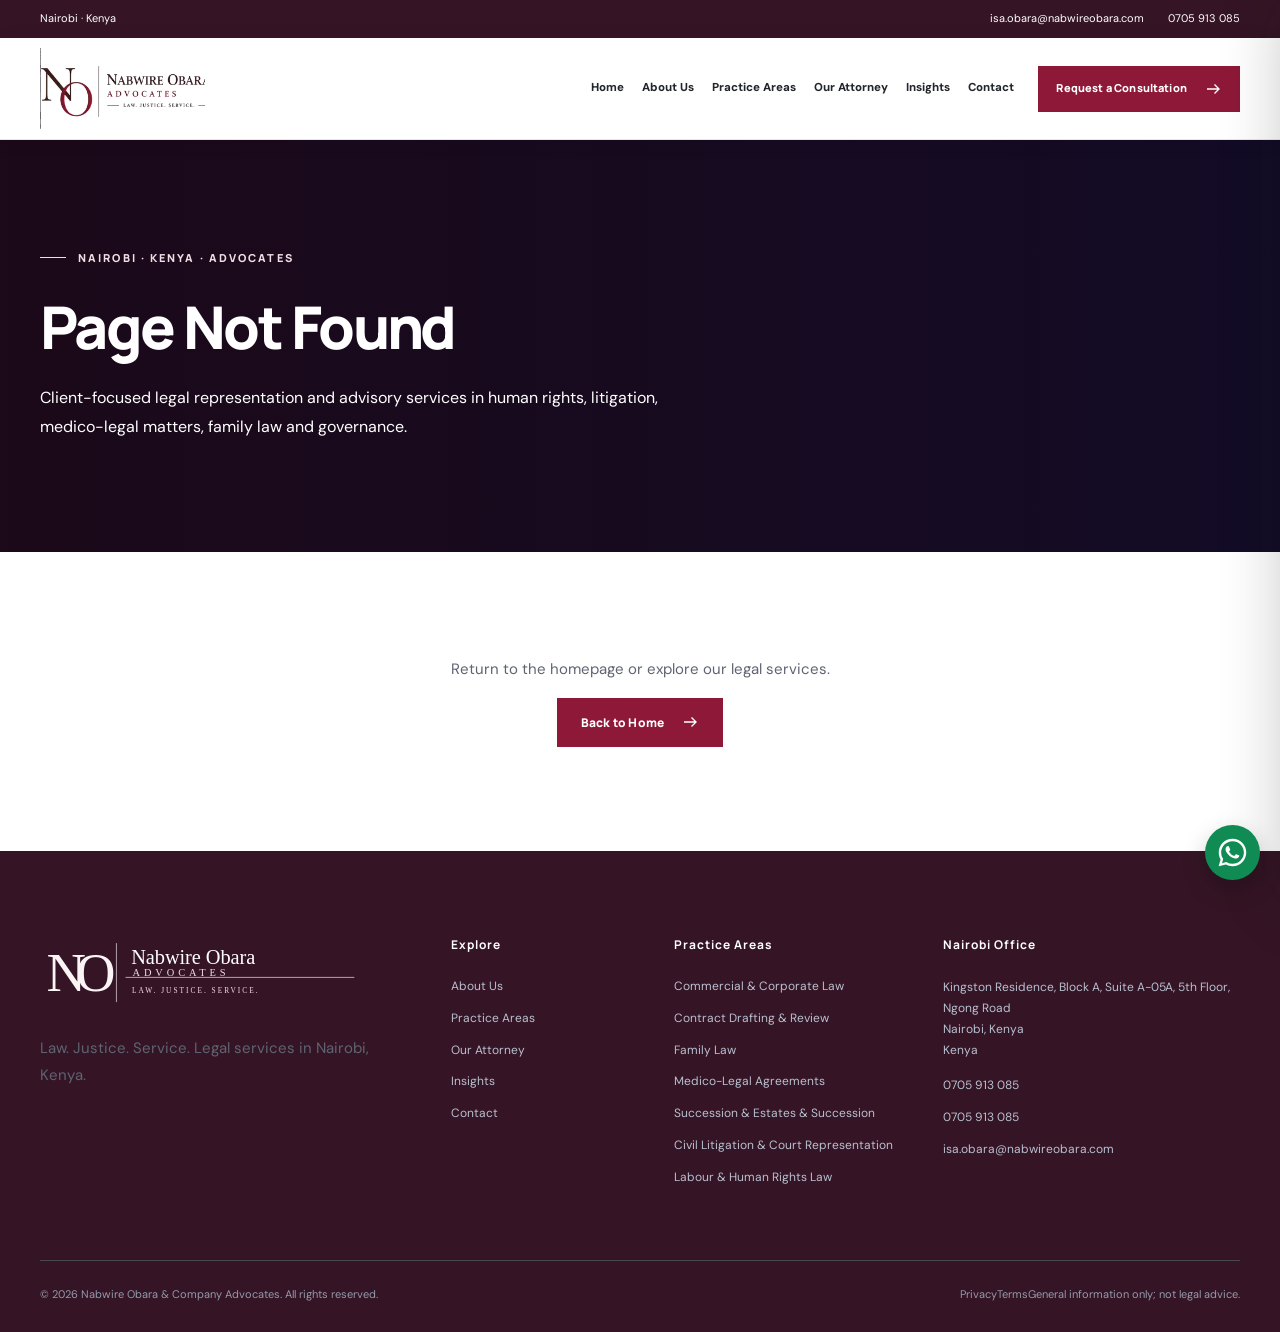
<file: 404/index.html>
<!DOCTYPE html>

<html lang="en-KE"><head><meta charset="utf-8"/><meta content="width=device-width,initial-scale=1" name="viewport"/><meta content="#351525" name="theme-color"/><title>Page Not Found | Nabwire Obara &amp; Company Advocates</title><meta content="Nabwire Obara &amp; Company Advocates is a Nairobi law practice advising on human rights, litigation, medico-legal services, family law, succession and governance." name="description"/><meta content="noindex,follow,max-image-preview:large" name="robots"/><link href="https://nabwire-obara-advocates.vercel.app/404.html" rel="canonical"/><meta content="Page Not Found | Nabwire Obara &amp; Company Advocates" property="og:title"/><meta content="Nabwire Obara &amp; Company Advocates is a Nairobi law practice advising on human rights, litigation, medico-legal services, family law, succession and governance." property="og:description"/><meta content="website" property="og:type"/><meta content="https://nabwire-obara-advocates.vercel.app/404.html" property="og:url"/><meta content="https://nabwire-obara-advocates.vercel.app/assets/nabwire-obara-social-preview.jpg" property="og:image"/><meta content="summary_large_image" name="twitter:card"/><link href="/assets/favicon.png" rel="icon" type="image/png"/><link href="https://images.pexels.com" rel="preconnect"/><link href="https://fonts.googleapis.com" rel="preconnect"/><link crossorigin="" href="https://fonts.gstatic.com" rel="preconnect"/><link href="/assets/site.css" rel="stylesheet"/><script defer="" src="/assets/site.js"></script><script type="application/ld+json">{"@context": "https://schema.org", "@type": "LegalService", "name": "Nabwire Obara & Company Advocates", "url": "https://nabwire-obara-advocates.vercel.app/", "telephone": "+254705913085", "email": "isa.obara@nabwireobara.com", "address": {"@type": "PostalAddress", "streetAddress": "Kingston Residence, Block A, Suite A-05A, 5th Floor, Ngong Road", "addressLocality": "Nairobi", "addressCountry": "KE"}}</script><meta content="1200" property="og:image:width"/><meta content="630" property="og:image:height"/><meta content="Nabwire Obara &amp; Company Advocates logo and principal attorney portrait" property="og:image:alt"/><meta content="https://nabwire-obara-advocates.vercel.app/assets/nabwire-obara-social-preview.jpg" name="twitter:image"/><meta content="Page Not Found | Nabwire Obara &amp; Company Advocates" name="twitter:title"/><meta content="Nabwire Obara &amp; Company Advocates is a Nairobi law practice advising on human rights, litigation, medico-legal services, family law, succession and governance." name="twitter:description"/></head><body><a class="skip-link" href="#main">Skip to content</a>
<div class="topbar"><div class="container topbar-inner"><span class="topbar-address">Nairobi · Kenya</span><div class="topbar-links"><a href="mailto:isa.obara@nabwireobara.com">isa.obara@nabwireobara.com</a><a href="tel:+254705913085">0705 913 085</a></div></div></div>
<header class="nav-shell"><div class="container nav-inner"><a aria-label="Nabwire Obara &amp; Company Advocates homepage" class="brand" href="/"><img alt="Nabwire Obara &amp; Company Advocates logo" height="76" src="/assets/logo-header-transparent.png" width="100"/></a><nav aria-label="Main navigation" class="nav-links"><a class="nav-link" href="/">Home</a><a class="nav-link" href="/about/">About Us</a><a class="nav-link" href="/practice-areas/">Practice Areas</a><a class="nav-link" href="/our-attorney/">Our Attorney</a><a class="nav-link" href="/insights/">Insights</a><a class="nav-link" href="/contact/">Contact</a></nav><a class="btn btn-gold nav-cta" href="/contact/">Request a Consultation <svg aria-hidden="true" fill="none" height="18" stroke="currentColor" stroke-width="1.8" viewbox="0 0 24 24" width="18" xmlns="http://www.w3.org/2000/svg"><path d="M4 12h16m-6-6 6 6-6 6"></path></svg></a><button aria-controls="mobile-panel" aria-expanded="false" aria-label="Open navigation" class="menu-open" data-mobile-open="" type="button">☰</button></div></header>
<div class="mobile-backdrop" id="mobile-backdrop"></div><nav aria-hidden="true" aria-label="Mobile navigation" class="mobile-panel" id="mobile-panel" inert=""><div class="mobile-head"><img alt="Nabwire Obara &amp; Company Advocates logo" height="76" src="/assets/logo-header-transparent.png" width="100"/><button aria-label="Close navigation" data-mobile-close="" type="button">×</button></div><div class="mobile-links"><a href="/">Home</a><a href="/about/">About Us</a><a href="/practice-areas/">Practice Areas</a><a href="/our-attorney/">Our Attorney</a><a href="/insights/">Insights</a><a href="/contact/">Contact</a></div><a class="btn btn-gold mobile-cta" href="/contact/">Contact the Firm <svg aria-hidden="true" fill="none" height="18" stroke="currentColor" stroke-width="1.8" viewbox="0 0 24 24" width="18" xmlns="http://www.w3.org/2000/svg"><path d="M4 12h16m-6-6 6 6-6 6"></path></svg></a></nav>
<main id="main"><section class="page-hero" style="--page-hero-image:url('https://images.pexels.com/photos/8112199/pexels-photo-8112199.jpeg?auto=compress&amp;cs=tinysrgb&amp;w=1800')"><div class="container"><span class="eyebrow eyebrow-light">NAIROBI · KENYA · ADVOCATES</span><h1>Page Not Found</h1><p>Client-focused legal representation and advisory services in human rights, litigation, medico-legal matters, family law and governance.</p></div></section><section class="section"><div class="container"><div class="centered"><p>Return to the homepage or explore our legal services.</p><a class="btn btn-gold" href="/">Back to Home <svg aria-hidden="true" fill="none" height="18" stroke="currentColor" stroke-width="1.8" viewbox="0 0 24 24" width="18" xmlns="http://www.w3.org/2000/svg"><path d="M4 12h16m-6-6 6 6-6 6"></path></svg></a></div></div></section></main>
<footer class="site-footer"><div class="container"><div class="footer-grid"><div><a class="footer-logo" href="/"><img alt="Nabwire Obara &amp; Company Advocates logo" height="190" loading="lazy" src="/assets/logo-footer-clean.svg" width="350"/></a><p>Law. Justice. Service. Legal services in Nairobi, Kenya.</p></div><div><h3>Explore</h3><div class="footer-links"><a href="/about/">About Us</a><a href="/practice-areas/">Practice Areas</a><a href="/our-attorney/">Our Attorney</a><a href="/insights/">Insights</a><a href="/contact/">Contact</a></div></div><div><h3>Practice Areas</h3><div class="footer-links"><a href="/practice-areas/#civil-litigation">Commercial &amp; Corporate Law</a><a href="/practice-areas/#civil-litigation">Contract Drafting &amp; Review</a><a href="/practice-areas/#civil-litigation">Family Law</a><a href="/practice-areas/#civil-litigation">Medico-Legal Agreements</a><a href="/practice-areas/#civil-litigation">Succession &amp; Estates &amp; Succession</a><a href="/practice-areas/#civil-litigation">Civil Litigation &amp; Court Representation</a><a href="/practice-areas/#civil-litigation">Labour &amp; Human Rights Law</a></div></div><div class="footer-location"><h3>Nairobi Office</h3><address>Kingston Residence, Block A, Suite A-05A, 5th Floor, Ngong Road<br/>Nairobi, Kenya<br/>Kenya</address><div class="footer-links" style="margin-top:15px"><a href="tel:+254705913085">0705 913 085</a><a href="tel:+254705913085">0705 913 085</a><a href="mailto:isa.obara@nabwireobara.com">isa.obara@nabwireobara.com</a></div></div></div><div class="footer-bottom"><span>© 2026 Nabwire Obara &amp; Company Advocates. All rights reserved.</span><span class="footer-legal"><a href="/privacy/">Privacy</a><a href="/terms/">Terms</a><span>General information only; not legal advice.</span></span></div></div></footer>
<a aria-label="WhatsApp Nabwire Obara &amp; Company Advocates" class="floating-whatsapp" href="https://wa.me/254705913085?text=Hello%2C%20I%20would%20like%20to%20request%20a%20legal%20consultation." rel="noopener noreferrer" target="_blank" title="WhatsApp Nabwire Obara &amp; Company Advocates"><svg aria-hidden="true" viewbox="0 0 32 32" xmlns="http://www.w3.org/2000/svg"><path d="M16 .8C7.61.8.8 7.59.8 15.98c0 2.69.7 5.31 2.03 7.62L.7 31.3l7.91-2.08a15.15 15.15 0 0 0 7.37 1.88h.01c8.38 0 15.2-6.82 15.2-15.2 0-4.06-1.58-7.88-4.46-10.76A15.07 15.07 0 0 0 16 .8Zm0 27.73a12.54 12.54 0 0 1-6.39-1.75l-.46-.27-4.7 1.23 1.25-4.58-.3-.47a12.5 12.5 0 0 1-1.93-6.7C3.47 9.08 9.08 3.47 16 3.47a12.45 12.45 0 0 1 8.87 3.68 12.48 12.48 0 0 1 3.67 8.86c0 6.91-5.62 12.52-12.54 12.52Zm6.88-9.38c-.38-.19-2.23-1.1-2.58-1.23-.34-.13-.59-.19-.84.19s-.96 1.23-1.18 1.49-.44.29-.82.1a10.32 10.32 0 0 1-3.04-1.88 11.39 11.39 0 0 1-2.1-2.61c-.22-.38-.02-.58.16-.77.17-.17.38-.44.57-.66s.25-.38.38-.63.06-.47-.03-.66c-.1-.19-.85-2.04-1.16-2.8-.3-.74-.61-.64-.84-.65l-.71-.01c-.25 0-.66.1-1.01.47-.34.38-1.32 1.29-1.32 3.13s1.35 3.62 1.53 3.87a14.37 14.37 0 0 0 5.51 4.89c1.03.45 1.84.72 2.48.93 1.04.33 1.98.29 2.72.18.83-.13 2.23-.91 2.55-1.79.31-.88.31-1.64.22-1.8-.09-.16-.34-.25-.72-.44Z" fill="currentColor"></path></svg><span aria-hidden="true" class="whatsapp-tooltip">WhatsApp Us</span></a><button aria-label="Back to top" class="scroll-top" title="Back to top" type="button">↑</button></body></html>
</file>
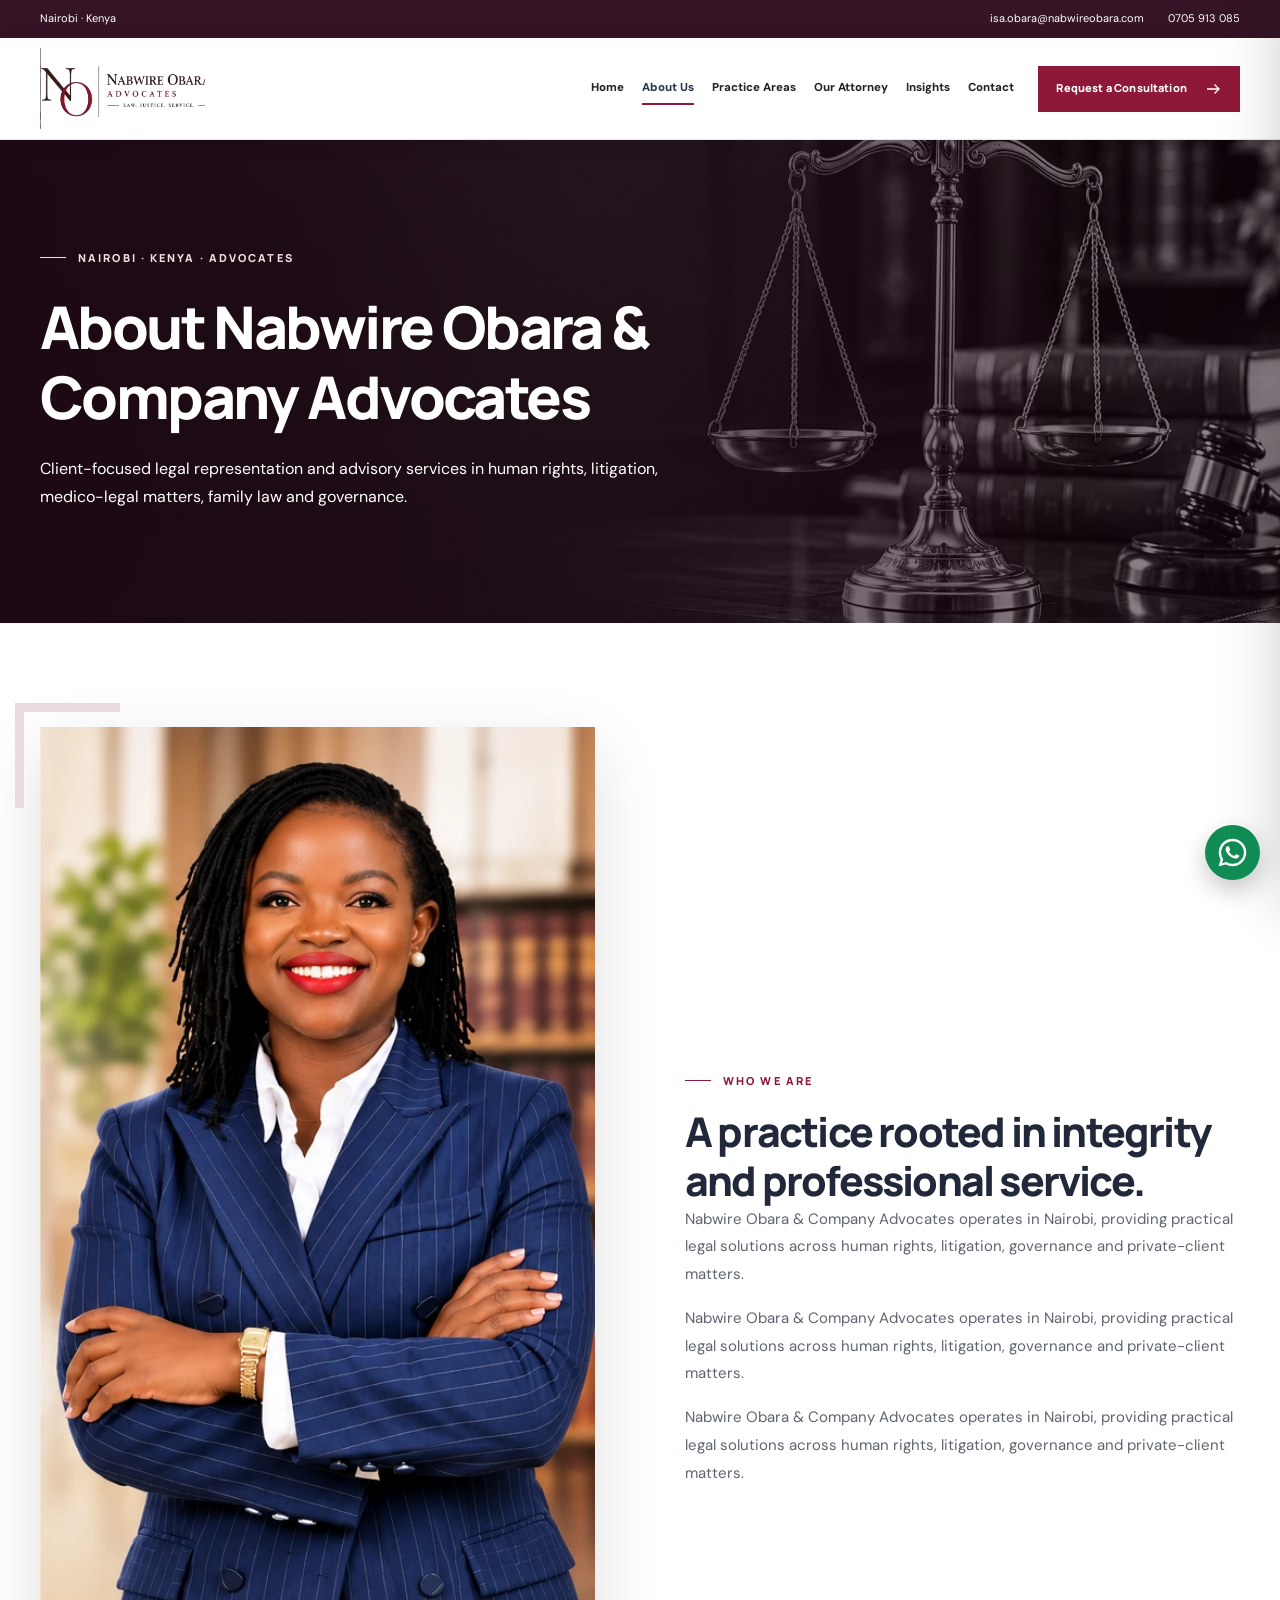
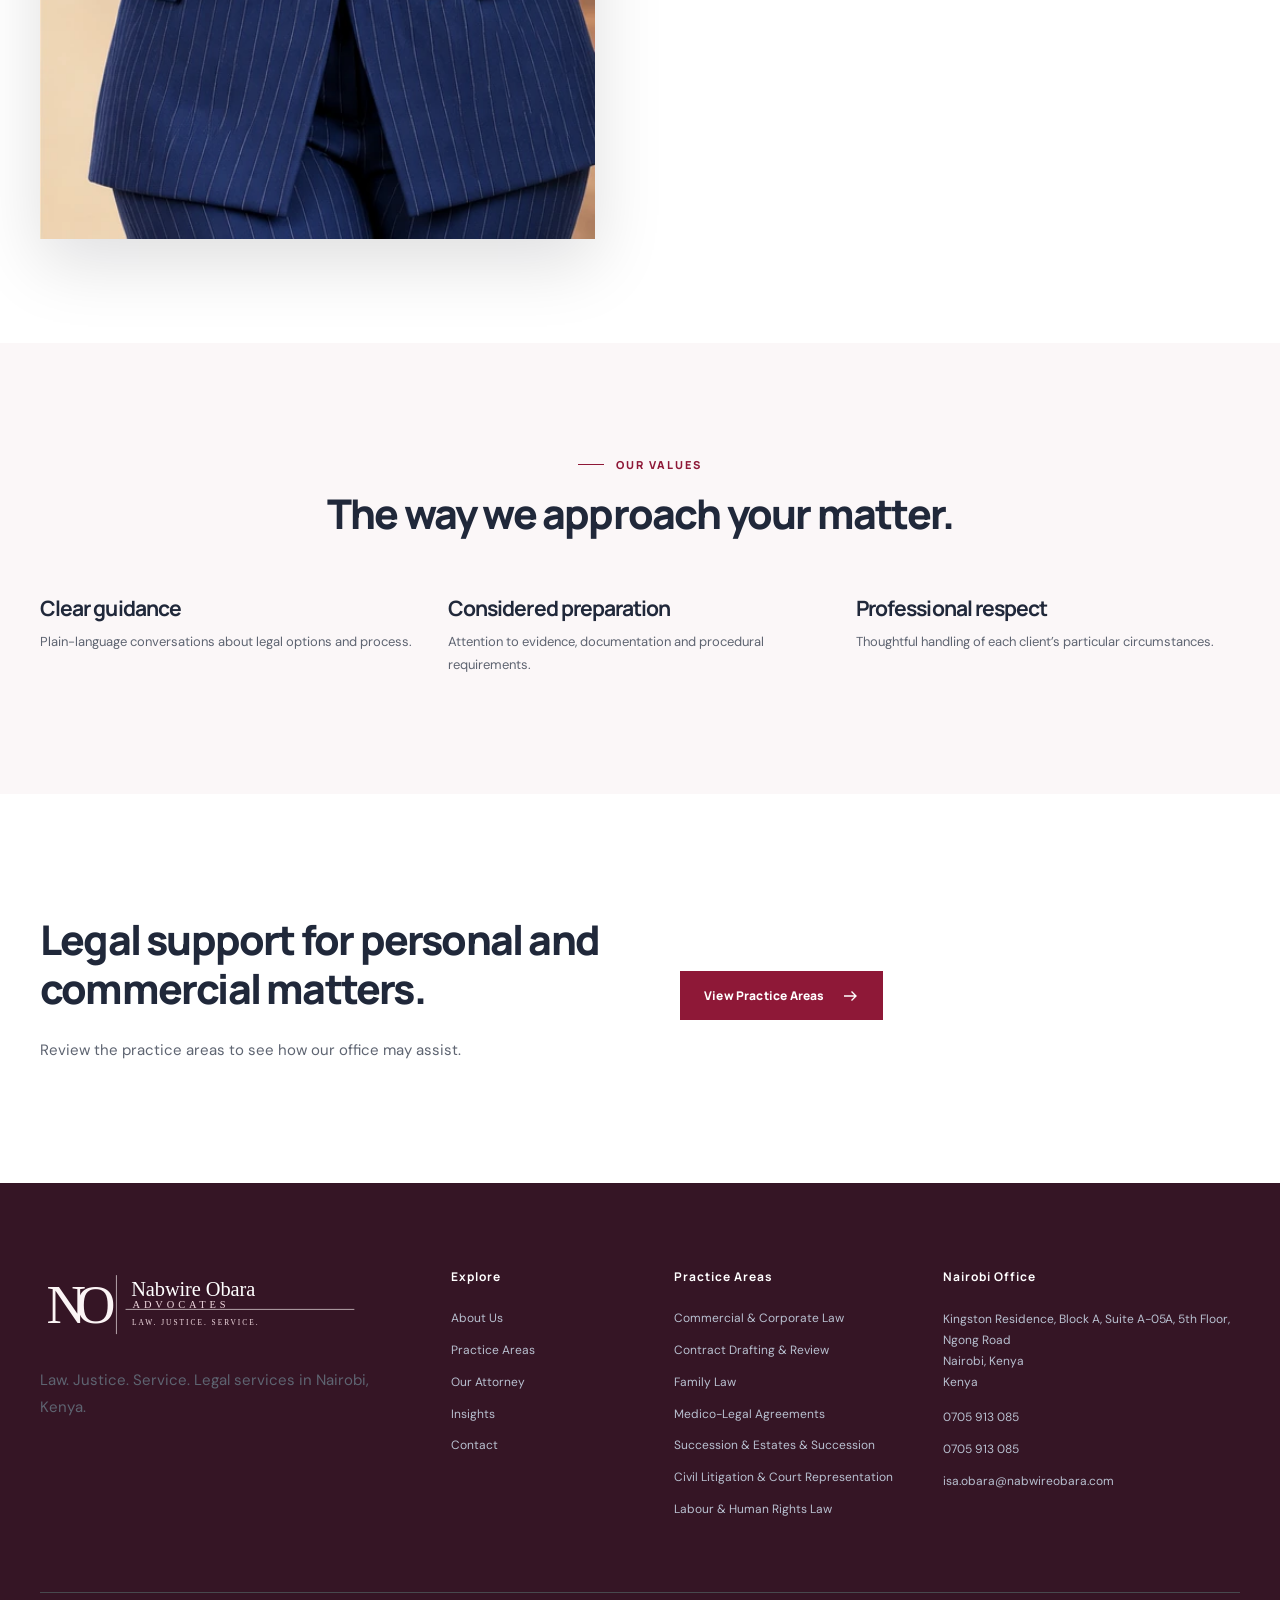
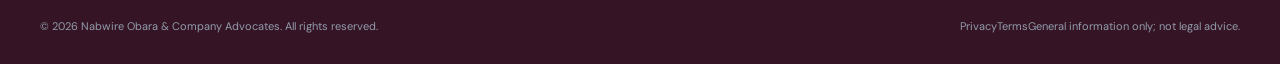
<file: about/index.html>
<!DOCTYPE html>

<html lang="en-KE"><head><meta charset="utf-8"/><meta content="width=device-width,initial-scale=1" name="viewport"/><meta content="#351525" name="theme-color"/><title>About Nabwire Obara &amp; Company Advocates | Nairobi</title><meta content="Nabwire Obara &amp; Company Advocates is a Nairobi law practice advising on human rights, litigation, medico-legal services, family law, succession and governance." name="description"/><meta content="noindex,follow,max-image-preview:large" name="robots"/><link href="https://nabwire-obara-advocates.vercel.app/about/" rel="canonical"/><meta content="About Nabwire Obara &amp; Company Advocates | Nairobi" property="og:title"/><meta content="Nabwire Obara &amp; Company Advocates is a Nairobi law practice advising on human rights, litigation, medico-legal services, family law, succession and governance." property="og:description"/><meta content="website" property="og:type"/><meta content="https://nabwire-obara-advocates.vercel.app/about/" property="og:url"/><meta content="https://nabwire-obara-advocates.vercel.app/assets/nabwire-obara-social-preview.jpg" property="og:image"/><meta content="summary_large_image" name="twitter:card"/><link href="/assets/favicon.png" rel="icon" type="image/png"/><link href="https://images.pexels.com" rel="preconnect"/><link href="https://fonts.googleapis.com" rel="preconnect"/><link crossorigin="" href="https://fonts.gstatic.com" rel="preconnect"/><link href="/assets/site.css" rel="stylesheet"/><script defer="" src="/assets/site.js"></script><script type="application/ld+json">{"@context": "https://schema.org", "@type": "LegalService", "name": "Nabwire Obara & Company Advocates", "url": "https://nabwire-obara-advocates.vercel.app/", "telephone": "+254705913085", "email": "isa.obara@nabwireobara.com", "address": {"@type": "PostalAddress", "streetAddress": "Kingston Residence, Block A, Suite A-05A, 5th Floor, Ngong Road", "addressLocality": "Nairobi", "addressCountry": "KE"}}</script><meta content="1200" property="og:image:width"/><meta content="630" property="og:image:height"/><meta content="Nabwire Obara &amp; Company Advocates logo and principal attorney portrait" property="og:image:alt"/><meta content="https://nabwire-obara-advocates.vercel.app/assets/nabwire-obara-social-preview.jpg" name="twitter:image"/><meta content="About Nabwire Obara &amp; Company Advocates | Nairobi" name="twitter:title"/><meta content="Nabwire Obara &amp; Company Advocates is a Nairobi law practice advising on human rights, litigation, medico-legal services, family law, succession and governance." name="twitter:description"/></head><body><a class="skip-link" href="#main">Skip to content</a>
<div class="topbar"><div class="container topbar-inner"><span class="topbar-address">Nairobi · Kenya</span><div class="topbar-links"><a href="mailto:isa.obara@nabwireobara.com">isa.obara@nabwireobara.com</a><a href="tel:+254705913085">0705 913 085</a></div></div></div>
<header class="nav-shell"><div class="container nav-inner"><a aria-label="Nabwire Obara &amp; Company Advocates homepage" class="brand" href="/"><img alt="Nabwire Obara &amp; Company Advocates logo" height="76" src="/assets/logo-header-transparent.png" width="100"/></a><nav aria-label="Main navigation" class="nav-links"><a class="nav-link" href="/">Home</a><a aria-current="page" class="nav-link active" href="/about/">About Us</a><a class="nav-link" href="/practice-areas/">Practice Areas</a><a class="nav-link" href="/our-attorney/">Our Attorney</a><a class="nav-link" href="/insights/">Insights</a><a class="nav-link" href="/contact/">Contact</a></nav><a class="btn btn-gold nav-cta" href="/contact/">Request a Consultation <svg aria-hidden="true" fill="none" height="18" stroke="currentColor" stroke-width="1.8" viewbox="0 0 24 24" width="18" xmlns="http://www.w3.org/2000/svg"><path d="M4 12h16m-6-6 6 6-6 6"></path></svg></a><button aria-controls="mobile-panel" aria-expanded="false" aria-label="Open navigation" class="menu-open" data-mobile-open="" type="button">☰</button></div></header>
<div class="mobile-backdrop" id="mobile-backdrop"></div><nav aria-hidden="true" aria-label="Mobile navigation" class="mobile-panel" id="mobile-panel" inert=""><div class="mobile-head"><img alt="Nabwire Obara &amp; Company Advocates logo" height="76" src="/assets/logo-header-transparent.png" width="100"/><button aria-label="Close navigation" data-mobile-close="" type="button">×</button></div><div class="mobile-links"><a href="/">Home</a><a href="/about/">About Us</a><a href="/practice-areas/">Practice Areas</a><a href="/our-attorney/">Our Attorney</a><a href="/insights/">Insights</a><a href="/contact/">Contact</a></div><a class="btn btn-gold mobile-cta" href="/contact/">Contact the Firm <svg aria-hidden="true" fill="none" height="18" stroke="currentColor" stroke-width="1.8" viewbox="0 0 24 24" width="18" xmlns="http://www.w3.org/2000/svg"><path d="M4 12h16m-6-6 6 6-6 6"></path></svg></a></nav>
<main id="main"><section class="page-hero" style="--page-hero-image:url('/assets/hero-about-unique.webp')"><div class="container"><span class="eyebrow eyebrow-light">NAIROBI · KENYA · ADVOCATES</span><h1>About Nabwire Obara &amp; Company Advocates</h1><p>Client-focused legal representation and advisory services in human rights, litigation, medico-legal matters, family law and governance.</p></div></section><section class="section"><div class="container"><div class="intro-grid"><div class="intro-picture"><img alt="Isabella Nabwire Obara, advocate" loading="lazy" src="/assets/isabella-portrait-3.webp" style="width:100%;height:auto;object-fit:contain;object-position:top center;max-height:none;"/></div><div class="intro-copy"><span class="eyebrow">WHO WE ARE</span><h2>A practice rooted in integrity and professional service.</h2><p>Nabwire Obara &amp; Company Advocates operates in Nairobi, providing practical legal solutions across human rights, litigation, governance and private-client matters.</p><p>Nabwire Obara &amp; Company Advocates operates in Nairobi, providing practical legal solutions across human rights, litigation, governance and private-client matters.</p><p>Nabwire Obara &amp; Company Advocates operates in Nairobi, providing practical legal solutions across human rights, litigation, governance and private-client matters.</p></div></div></div></section><section class="section cream"><div class="container"><div class="section-heading centered"><span class="eyebrow">OUR VALUES</span><h2>The way we approach your matter.</h2><p></p></div><div class="three-values"><div><h3>Clear guidance</h3><p>Plain-language conversations about legal options and process.</p></div><div><h3>Considered preparation</h3><p>Attention to evidence, documentation and procedural requirements.</p></div><div><h3>Professional respect</h3><p>Thoughtful handling of each client’s particular circumstances.</p></div></div></div></section><section class="section"><div class="container"><div class="two-column"><div><h2>Legal support for personal and commercial matters.</h2><p>Review the practice areas to see how our office may assist.</p></div><div><a class="btn btn-gold" href="/practice-areas/">View Practice Areas <svg aria-hidden="true" fill="none" height="18" stroke="currentColor" stroke-width="1.8" viewbox="0 0 24 24" width="18" xmlns="http://www.w3.org/2000/svg"><path d="M4 12h16m-6-6 6 6-6 6"></path></svg></a></div></div></div></section></main>
<footer class="site-footer"><div class="container"><div class="footer-grid"><div><a class="footer-logo" href="/"><img alt="Nabwire Obara &amp; Company Advocates logo" height="190" loading="lazy" src="/assets/logo-footer-clean.svg" width="350"/></a><p>Law. Justice. Service. Legal services in Nairobi, Kenya.</p></div><div><h3>Explore</h3><div class="footer-links"><a href="/about/">About Us</a><a href="/practice-areas/">Practice Areas</a><a href="/our-attorney/">Our Attorney</a><a href="/insights/">Insights</a><a href="/contact/">Contact</a></div></div><div><h3>Practice Areas</h3><div class="footer-links"><a href="/practice-areas/#civil-litigation">Commercial &amp; Corporate Law</a><a href="/practice-areas/#civil-litigation">Contract Drafting &amp; Review</a><a href="/practice-areas/#civil-litigation">Family Law</a><a href="/practice-areas/#civil-litigation">Medico-Legal Agreements</a><a href="/practice-areas/#civil-litigation">Succession &amp; Estates &amp; Succession</a><a href="/practice-areas/#civil-litigation">Civil Litigation &amp; Court Representation</a><a href="/practice-areas/#civil-litigation">Labour &amp; Human Rights Law</a></div></div><div class="footer-location"><h3>Nairobi Office</h3><address>Kingston Residence, Block A, Suite A-05A, 5th Floor, Ngong Road<br/>Nairobi, Kenya<br/>Kenya</address><div class="footer-links" style="margin-top:15px"><a href="tel:+254705913085">0705 913 085</a><a href="tel:+254705913085">0705 913 085</a><a href="mailto:isa.obara@nabwireobara.com">isa.obara@nabwireobara.com</a></div></div></div><div class="footer-bottom"><span>© 2026 Nabwire Obara &amp; Company Advocates. All rights reserved.</span><span class="footer-legal"><a href="/privacy/">Privacy</a><a href="/terms/">Terms</a><span>General information only; not legal advice.</span></span></div></div></footer>
<a aria-label="WhatsApp Nabwire Obara &amp; Company Advocates" class="floating-whatsapp" href="https://wa.me/254705913085?text=Hello%2C%20I%20would%20like%20to%20request%20a%20legal%20consultation." rel="noopener noreferrer" target="_blank" title="WhatsApp Nabwire Obara &amp; Company Advocates"><svg aria-hidden="true" viewbox="0 0 32 32" xmlns="http://www.w3.org/2000/svg"><path d="M16 .8C7.61.8.8 7.59.8 15.98c0 2.69.7 5.31 2.03 7.62L.7 31.3l7.91-2.08a15.15 15.15 0 0 0 7.37 1.88h.01c8.38 0 15.2-6.82 15.2-15.2 0-4.06-1.58-7.88-4.46-10.76A15.07 15.07 0 0 0 16 .8Zm0 27.73a12.54 12.54 0 0 1-6.39-1.75l-.46-.27-4.7 1.23 1.25-4.58-.3-.47a12.5 12.5 0 0 1-1.93-6.7C3.47 9.08 9.08 3.47 16 3.47a12.45 12.45 0 0 1 8.87 3.68 12.48 12.48 0 0 1 3.67 8.86c0 6.91-5.62 12.52-12.54 12.52Zm6.88-9.38c-.38-.19-2.23-1.1-2.58-1.23-.34-.13-.59-.19-.84.19s-.96 1.23-1.18 1.49-.44.29-.82.1a10.32 10.32 0 0 1-3.04-1.88 11.39 11.39 0 0 1-2.1-2.61c-.22-.38-.02-.58.16-.77.17-.17.38-.44.57-.66s.25-.38.38-.63.06-.47-.03-.66c-.1-.19-.85-2.04-1.16-2.8-.3-.74-.61-.64-.84-.65l-.71-.01c-.25 0-.66.1-1.01.47-.34.38-1.32 1.29-1.32 3.13s1.35 3.62 1.53 3.87a14.37 14.37 0 0 0 5.51 4.89c1.03.45 1.84.72 2.48.93 1.04.33 1.98.29 2.72.18.83-.13 2.23-.91 2.55-1.79.31-.88.31-1.64.22-1.8-.09-.16-.34-.25-.72-.44Z" fill="currentColor"></path></svg><span aria-hidden="true" class="whatsapp-tooltip">WhatsApp Us</span></a><button aria-label="Back to top" class="scroll-top" title="Back to top" type="button">↑</button></body></html>
</file>
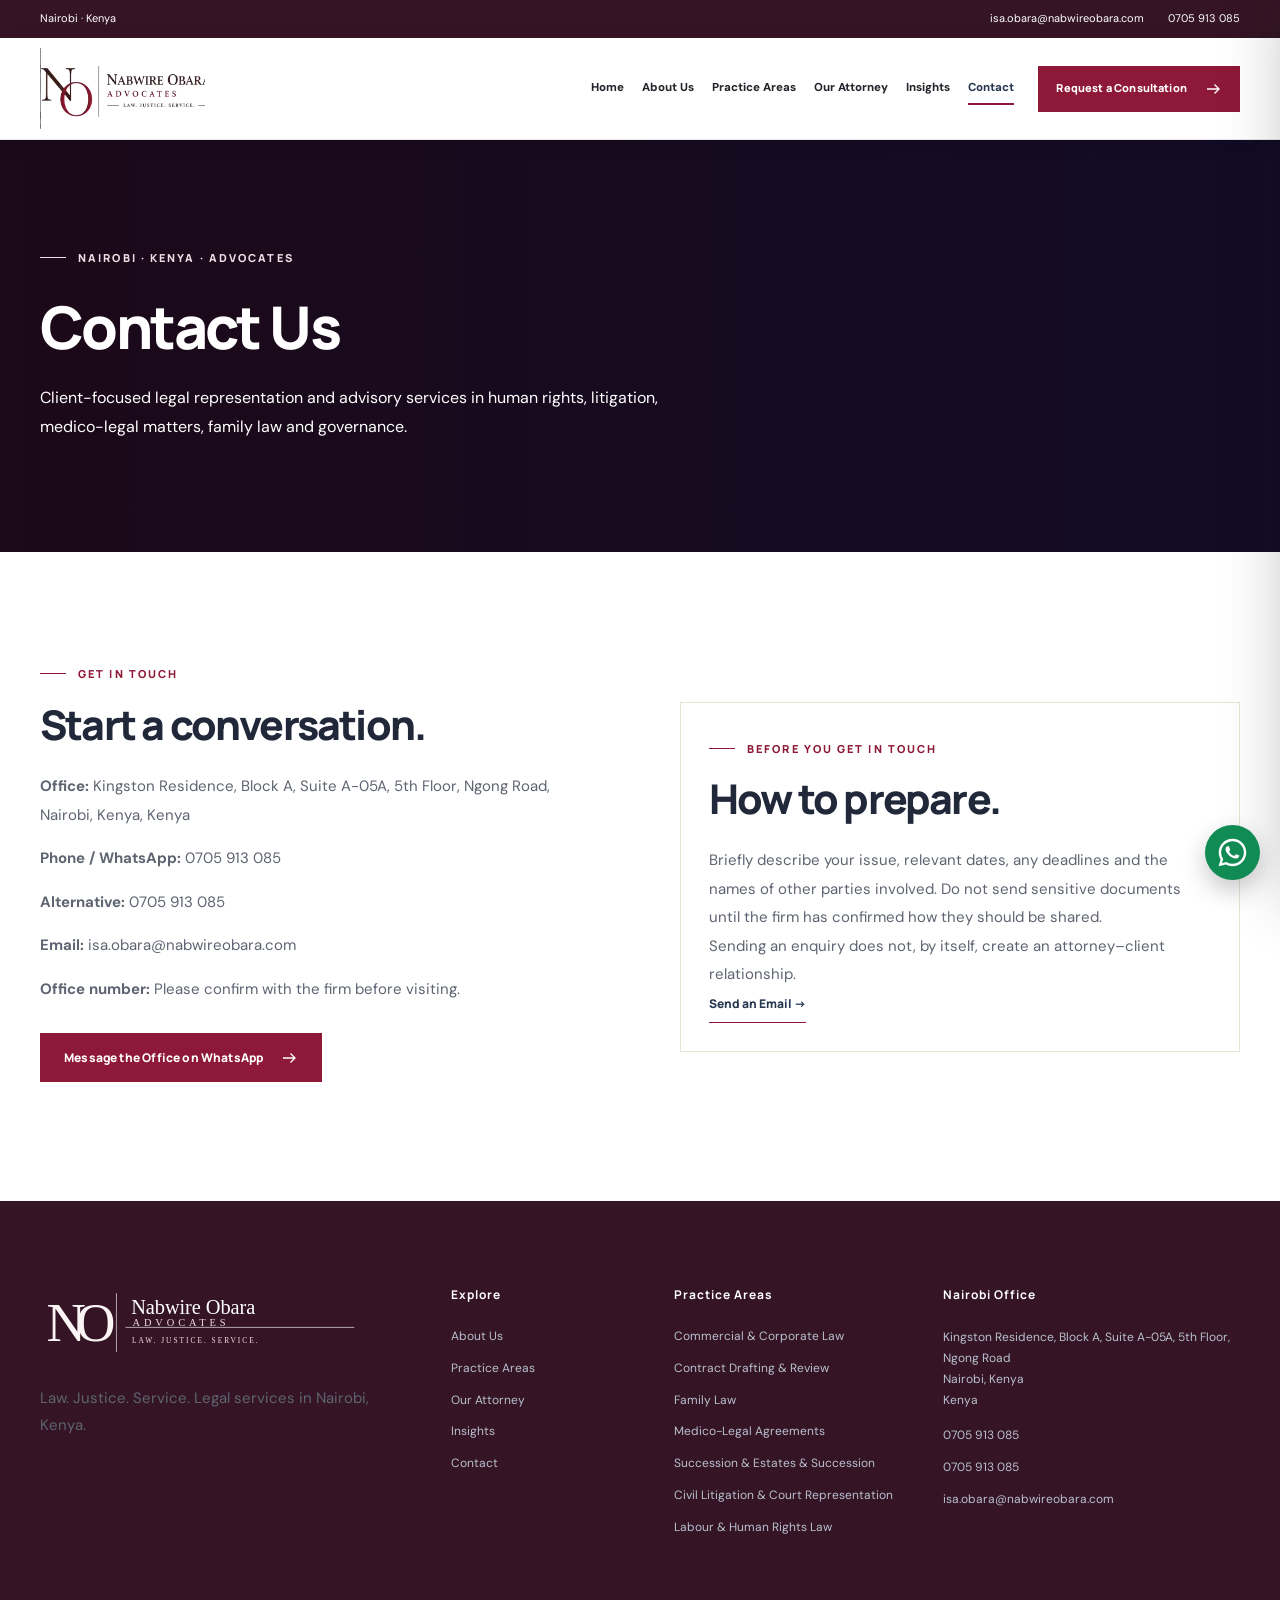
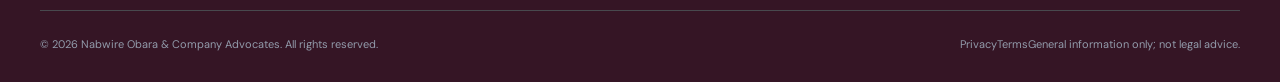
<file: contact/index.html>
<!DOCTYPE html>

<html lang="en-KE"><head><meta charset="utf-8"/><meta content="width=device-width,initial-scale=1" name="viewport"/><meta content="#351525" name="theme-color"/><title>Contact Nabwire Obara &amp; Company Advocates | Nairobi</title><meta content="Nabwire Obara &amp; Company Advocates is a Nairobi law practice advising on human rights, litigation, medico-legal services, family law, succession and governance." name="description"/><meta content="noindex,follow,max-image-preview:large" name="robots"/><link href="https://nabwire-obara-advocates.vercel.app/contact/" rel="canonical"/><meta content="Contact Nabwire Obara &amp; Company Advocates | Nairobi" property="og:title"/><meta content="Nabwire Obara &amp; Company Advocates is a Nairobi law practice advising on human rights, litigation, medico-legal services, family law, succession and governance." property="og:description"/><meta content="website" property="og:type"/><meta content="https://nabwire-obara-advocates.vercel.app/contact/" property="og:url"/><meta content="https://nabwire-obara-advocates.vercel.app/assets/nabwire-obara-social-preview.jpg" property="og:image"/><meta content="summary_large_image" name="twitter:card"/><link href="/assets/favicon.png" rel="icon" type="image/png"/><link href="https://images.pexels.com" rel="preconnect"/><link href="https://fonts.googleapis.com" rel="preconnect"/><link crossorigin="" href="https://fonts.gstatic.com" rel="preconnect"/><link href="/assets/site.css" rel="stylesheet"/><script defer="" src="/assets/site.js"></script><script type="application/ld+json">{"@context": "https://schema.org", "@type": "LegalService", "name": "Nabwire Obara & Company Advocates", "url": "https://nabwire-obara-advocates.vercel.app/", "telephone": "+254705913085", "email": "isa.obara@nabwireobara.com", "address": {"@type": "PostalAddress", "streetAddress": "Kingston Residence, Block A, Suite A-05A, 5th Floor, Ngong Road", "addressLocality": "Nairobi", "addressCountry": "KE"}}</script><meta content="1200" property="og:image:width"/><meta content="630" property="og:image:height"/><meta content="Nabwire Obara &amp; Company Advocates logo and principal attorney portrait" property="og:image:alt"/><meta content="https://nabwire-obara-advocates.vercel.app/assets/nabwire-obara-social-preview.jpg" name="twitter:image"/><meta content="Contact Nabwire Obara &amp; Company Advocates | Nairobi" name="twitter:title"/><meta content="Nabwire Obara &amp; Company Advocates is a Nairobi law practice advising on human rights, litigation, medico-legal services, family law, succession and governance." name="twitter:description"/></head><body><a class="skip-link" href="#main">Skip to content</a>
<div class="topbar"><div class="container topbar-inner"><span class="topbar-address">Nairobi · Kenya</span><div class="topbar-links"><a href="mailto:isa.obara@nabwireobara.com">isa.obara@nabwireobara.com</a><a href="tel:+254705913085">0705 913 085</a></div></div></div>
<header class="nav-shell"><div class="container nav-inner"><a aria-label="Nabwire Obara &amp; Company Advocates homepage" class="brand" href="/"><img alt="Nabwire Obara &amp; Company Advocates logo" height="76" src="/assets/logo-header-transparent.png" width="100"/></a><nav aria-label="Main navigation" class="nav-links"><a class="nav-link" href="/">Home</a><a class="nav-link" href="/about/">About Us</a><a class="nav-link" href="/practice-areas/">Practice Areas</a><a class="nav-link" href="/our-attorney/">Our Attorney</a><a class="nav-link" href="/insights/">Insights</a><a aria-current="page" class="nav-link active" href="/contact/">Contact</a></nav><a class="btn btn-gold nav-cta" href="/contact/">Request a Consultation <svg aria-hidden="true" fill="none" height="18" stroke="currentColor" stroke-width="1.8" viewbox="0 0 24 24" width="18" xmlns="http://www.w3.org/2000/svg"><path d="M4 12h16m-6-6 6 6-6 6"></path></svg></a><button aria-controls="mobile-panel" aria-expanded="false" aria-label="Open navigation" class="menu-open" data-mobile-open="" type="button">☰</button></div></header>
<div class="mobile-backdrop" id="mobile-backdrop"></div><nav aria-hidden="true" aria-label="Mobile navigation" class="mobile-panel" id="mobile-panel" inert=""><div class="mobile-head"><img alt="Nabwire Obara &amp; Company Advocates logo" height="76" src="/assets/logo-header-transparent.png" width="100"/><button aria-label="Close navigation" data-mobile-close="" type="button">×</button></div><div class="mobile-links"><a href="/">Home</a><a href="/about/">About Us</a><a href="/practice-areas/">Practice Areas</a><a href="/our-attorney/">Our Attorney</a><a href="/insights/">Insights</a><a href="/contact/">Contact</a></div><a class="btn btn-gold mobile-cta" href="/contact/">Contact the Firm <svg aria-hidden="true" fill="none" height="18" stroke="currentColor" stroke-width="1.8" viewbox="0 0 24 24" width="18" xmlns="http://www.w3.org/2000/svg"><path d="M4 12h16m-6-6 6 6-6 6"></path></svg></a></nav>
<main id="main"><section class="page-hero" style="--page-hero-image:url('https://images.pexels.com/photos/5673502/pexels-photo-5673502.jpeg?auto=compress&amp;cs=tinysrgb&amp;w=1800')"><div class="container"><span class="eyebrow eyebrow-light">NAIROBI · KENYA · ADVOCATES</span><h1>Contact Us</h1><p>Client-focused legal representation and advisory services in human rights, litigation, medico-legal matters, family law and governance.</p></div></section><section class="section"><div class="container"><div class="two-column"><div><span class="eyebrow">GET IN TOUCH</span><h2>Start a conversation.</h2><p><strong>Office:</strong> Kingston Residence, Block A, Suite A-05A, 5th Floor, Ngong Road, Nairobi, Kenya, Kenya</p><p><strong>Phone / WhatsApp:</strong> <a href="tel:+254705913085">0705 913 085</a></p><p><strong>Alternative:</strong> <a href="tel:+254705913085">0705 913 085</a></p><p><strong>Email:</strong> <a href="mailto:isa.obara@nabwireobara.com">isa.obara@nabwireobara.com</a></p><p><strong>Office number:</strong> Please confirm with the firm before visiting.</p><p><a class="btn btn-gold" href="https://wa.me/254705913085?text=Hello%2C%20I%20would%20like%20to%20request%20a%20legal%20consultation.">Message the Office on WhatsApp <svg aria-hidden="true" fill="none" height="18" stroke="currentColor" stroke-width="1.8" viewbox="0 0 24 24" width="18" xmlns="http://www.w3.org/2000/svg"><path d="M4 12h16m-6-6 6 6-6 6"></path></svg></a></p></div><div class="service-item"><span class="eyebrow">BEFORE YOU GET IN TOUCH</span><h2>How to prepare.</h2><p>Briefly describe your issue, relevant dates, any deadlines and the names of other parties involved. Do not send sensitive documents until the firm has confirmed how they should be shared.</p><p>Sending an enquiry does not, by itself, create an attorney–client relationship.</p><p><a class="text-link" href="mailto:isa.obara@nabwireobara.com">Send an Email →</a></p></div></div></div></section></main>
<footer class="site-footer"><div class="container"><div class="footer-grid"><div><a class="footer-logo" href="/"><img alt="Nabwire Obara &amp; Company Advocates logo" height="190" loading="lazy" src="/assets/logo-footer-clean.svg" width="350"/></a><p>Law. Justice. Service. Legal services in Nairobi, Kenya.</p></div><div><h3>Explore</h3><div class="footer-links"><a href="/about/">About Us</a><a href="/practice-areas/">Practice Areas</a><a href="/our-attorney/">Our Attorney</a><a href="/insights/">Insights</a><a href="/contact/">Contact</a></div></div><div><h3>Practice Areas</h3><div class="footer-links"><a href="/practice-areas/#civil-litigation">Commercial &amp; Corporate Law</a><a href="/practice-areas/#civil-litigation">Contract Drafting &amp; Review</a><a href="/practice-areas/#civil-litigation">Family Law</a><a href="/practice-areas/#civil-litigation">Medico-Legal Agreements</a><a href="/practice-areas/#civil-litigation">Succession &amp; Estates &amp; Succession</a><a href="/practice-areas/#civil-litigation">Civil Litigation &amp; Court Representation</a><a href="/practice-areas/#civil-litigation">Labour &amp; Human Rights Law</a></div></div><div class="footer-location"><h3>Nairobi Office</h3><address>Kingston Residence, Block A, Suite A-05A, 5th Floor, Ngong Road<br/>Nairobi, Kenya<br/>Kenya</address><div class="footer-links" style="margin-top:15px"><a href="tel:+254705913085">0705 913 085</a><a href="tel:+254705913085">0705 913 085</a><a href="mailto:isa.obara@nabwireobara.com">isa.obara@nabwireobara.com</a></div></div></div><div class="footer-bottom"><span>© 2026 Nabwire Obara &amp; Company Advocates. All rights reserved.</span><span class="footer-legal"><a href="/privacy/">Privacy</a><a href="/terms/">Terms</a><span>General information only; not legal advice.</span></span></div></div></footer>
<a aria-label="WhatsApp Nabwire Obara &amp; Company Advocates" class="floating-whatsapp" href="https://wa.me/254705913085?text=Hello%2C%20I%20would%20like%20to%20request%20a%20legal%20consultation." rel="noopener noreferrer" target="_blank" title="WhatsApp Nabwire Obara &amp; Company Advocates"><svg aria-hidden="true" viewbox="0 0 32 32" xmlns="http://www.w3.org/2000/svg"><path d="M16 .8C7.61.8.8 7.59.8 15.98c0 2.69.7 5.31 2.03 7.62L.7 31.3l7.91-2.08a15.15 15.15 0 0 0 7.37 1.88h.01c8.38 0 15.2-6.82 15.2-15.2 0-4.06-1.58-7.88-4.46-10.76A15.07 15.07 0 0 0 16 .8Zm0 27.73a12.54 12.54 0 0 1-6.39-1.75l-.46-.27-4.7 1.23 1.25-4.58-.3-.47a12.5 12.5 0 0 1-1.93-6.7C3.47 9.08 9.08 3.47 16 3.47a12.45 12.45 0 0 1 8.87 3.68 12.48 12.48 0 0 1 3.67 8.86c0 6.91-5.62 12.52-12.54 12.52Zm6.88-9.38c-.38-.19-2.23-1.1-2.58-1.23-.34-.13-.59-.19-.84.19s-.96 1.23-1.18 1.49-.44.29-.82.1a10.32 10.32 0 0 1-3.04-1.88 11.39 11.39 0 0 1-2.1-2.61c-.22-.38-.02-.58.16-.77.17-.17.38-.44.57-.66s.25-.38.38-.63.06-.47-.03-.66c-.1-.19-.85-2.04-1.16-2.8-.3-.74-.61-.64-.84-.65l-.71-.01c-.25 0-.66.1-1.01.47-.34.38-1.32 1.29-1.32 3.13s1.35 3.62 1.53 3.87a14.37 14.37 0 0 0 5.51 4.89c1.03.45 1.84.72 2.48.93 1.04.33 1.98.29 2.72.18.83-.13 2.23-.91 2.55-1.79.31-.88.31-1.64.22-1.8-.09-.16-.34-.25-.72-.44Z" fill="currentColor"></path></svg><span aria-hidden="true" class="whatsapp-tooltip">WhatsApp Us</span></a><button aria-label="Back to top" class="scroll-top" title="Back to top" type="button">↑</button></body></html>
</file>
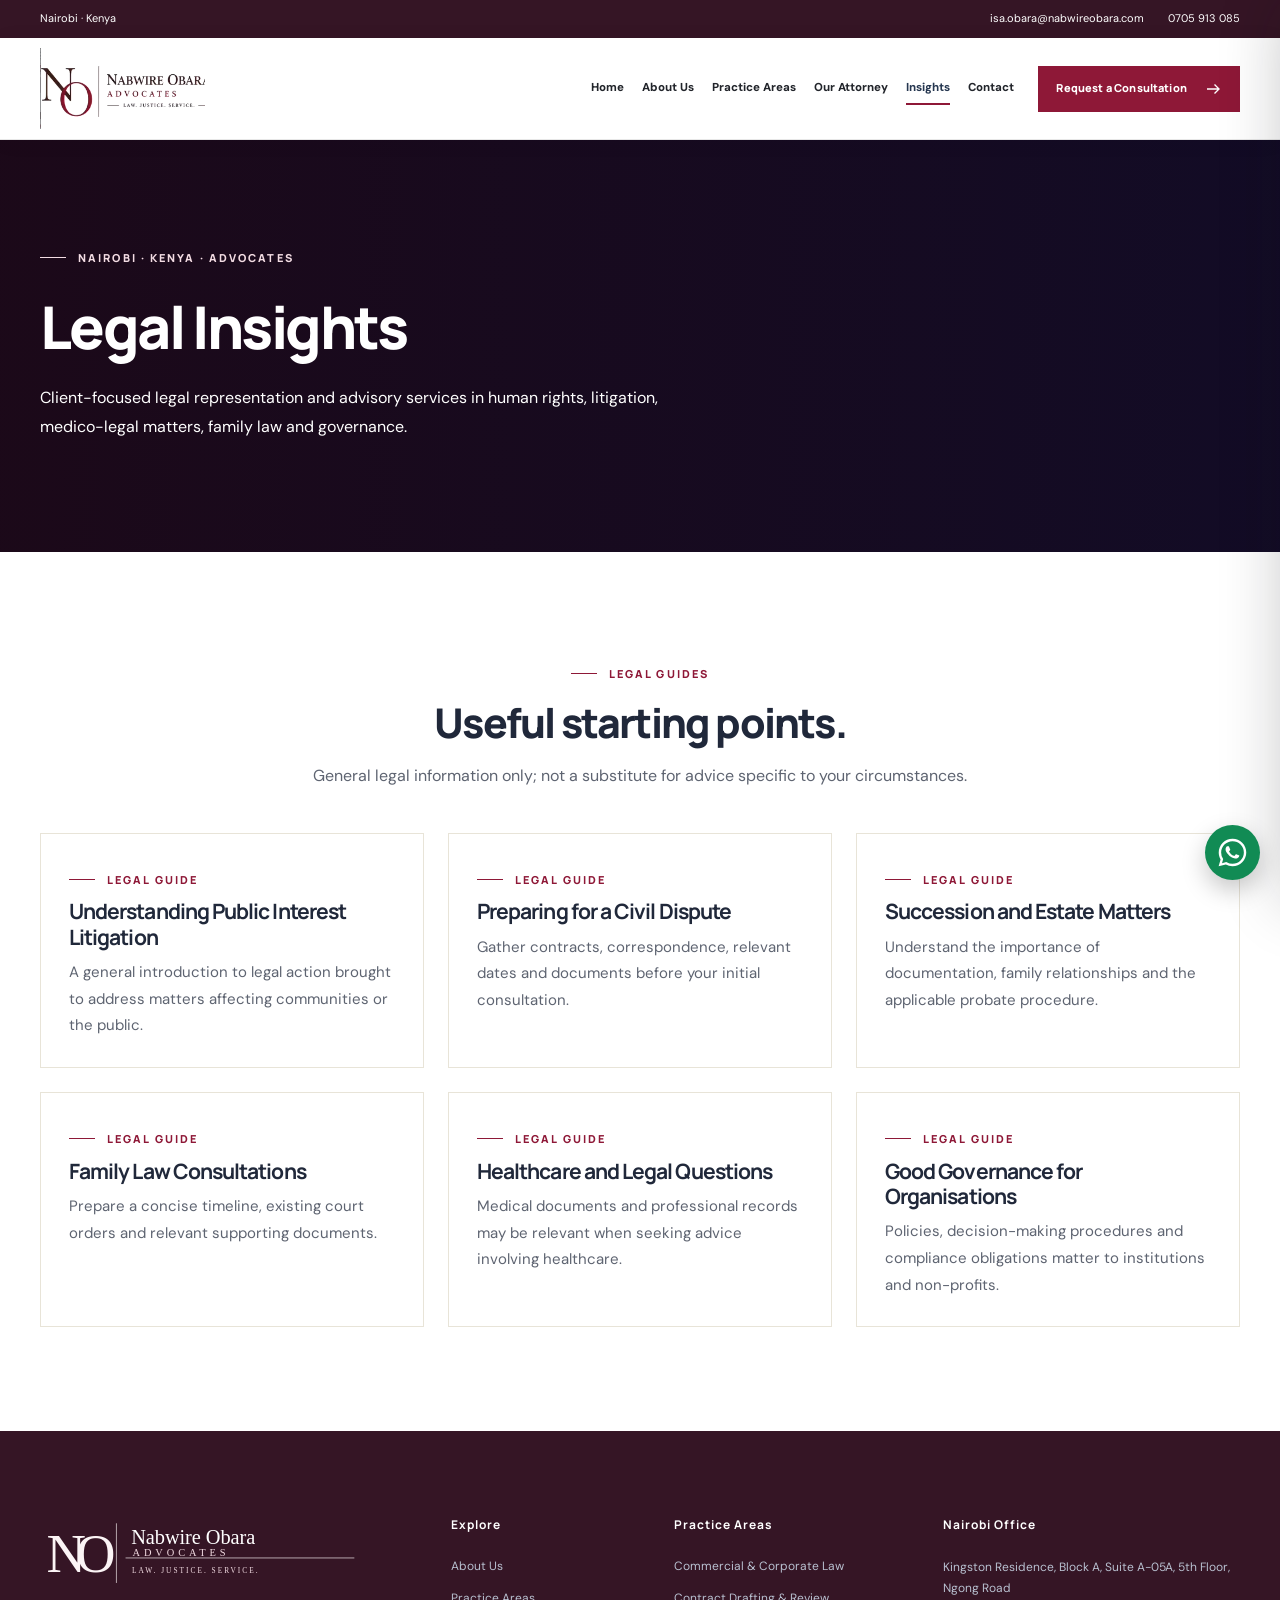
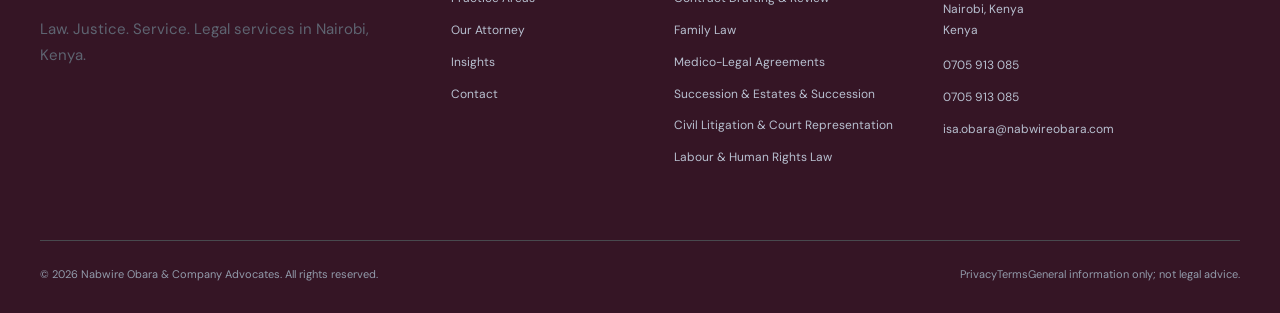
<file: insights/index.html>
<!DOCTYPE html>

<html lang="en-KE"><head><meta charset="utf-8"/><meta content="width=device-width,initial-scale=1" name="viewport"/><meta content="#351525" name="theme-color"/><title>Legal Insights | Nabwire Obara &amp; Company Advocates</title><meta content="Nabwire Obara &amp; Company Advocates is a Nairobi law practice advising on human rights, litigation, medico-legal services, family law, succession and governance." name="description"/><meta content="noindex,follow,max-image-preview:large" name="robots"/><link href="https://nabwire-obara-advocates.vercel.app/insights/" rel="canonical"/><meta content="Legal Insights | Nabwire Obara &amp; Company Advocates" property="og:title"/><meta content="Nabwire Obara &amp; Company Advocates is a Nairobi law practice advising on human rights, litigation, medico-legal services, family law, succession and governance." property="og:description"/><meta content="website" property="og:type"/><meta content="https://nabwire-obara-advocates.vercel.app/insights/" property="og:url"/><meta content="https://nabwire-obara-advocates.vercel.app/assets/nabwire-obara-social-preview.jpg" property="og:image"/><meta content="summary_large_image" name="twitter:card"/><link href="/assets/favicon.png" rel="icon" type="image/png"/><link href="https://images.pexels.com" rel="preconnect"/><link href="https://fonts.googleapis.com" rel="preconnect"/><link crossorigin="" href="https://fonts.gstatic.com" rel="preconnect"/><link href="/assets/site.css" rel="stylesheet"/><script defer="" src="/assets/site.js"></script><script type="application/ld+json">{"@context": "https://schema.org", "@type": "LegalService", "name": "Nabwire Obara & Company Advocates", "url": "https://nabwire-obara-advocates.vercel.app/", "telephone": "+254705913085", "email": "isa.obara@nabwireobara.com", "address": {"@type": "PostalAddress", "streetAddress": "Kingston Residence, Block A, Suite A-05A, 5th Floor, Ngong Road", "addressLocality": "Nairobi", "addressCountry": "KE"}}</script><meta content="1200" property="og:image:width"/><meta content="630" property="og:image:height"/><meta content="Nabwire Obara &amp; Company Advocates logo and principal attorney portrait" property="og:image:alt"/><meta content="https://nabwire-obara-advocates.vercel.app/assets/nabwire-obara-social-preview.jpg" name="twitter:image"/><meta content="Legal Insights | Nabwire Obara &amp; Company Advocates" name="twitter:title"/><meta content="Nabwire Obara &amp; Company Advocates is a Nairobi law practice advising on human rights, litigation, medico-legal services, family law, succession and governance." name="twitter:description"/></head><body><a class="skip-link" href="#main">Skip to content</a>
<div class="topbar"><div class="container topbar-inner"><span class="topbar-address">Nairobi · Kenya</span><div class="topbar-links"><a href="mailto:isa.obara@nabwireobara.com">isa.obara@nabwireobara.com</a><a href="tel:+254705913085">0705 913 085</a></div></div></div>
<header class="nav-shell"><div class="container nav-inner"><a aria-label="Nabwire Obara &amp; Company Advocates homepage" class="brand" href="/"><img alt="Nabwire Obara &amp; Company Advocates logo" height="76" src="/assets/logo-header-transparent.png" width="100"/></a><nav aria-label="Main navigation" class="nav-links"><a class="nav-link" href="/">Home</a><a class="nav-link" href="/about/">About Us</a><a class="nav-link" href="/practice-areas/">Practice Areas</a><a class="nav-link" href="/our-attorney/">Our Attorney</a><a aria-current="page" class="nav-link active" href="/insights/">Insights</a><a class="nav-link" href="/contact/">Contact</a></nav><a class="btn btn-gold nav-cta" href="/contact/">Request a Consultation <svg aria-hidden="true" fill="none" height="18" stroke="currentColor" stroke-width="1.8" viewbox="0 0 24 24" width="18" xmlns="http://www.w3.org/2000/svg"><path d="M4 12h16m-6-6 6 6-6 6"></path></svg></a><button aria-controls="mobile-panel" aria-expanded="false" aria-label="Open navigation" class="menu-open" data-mobile-open="" type="button">☰</button></div></header>
<div class="mobile-backdrop" id="mobile-backdrop"></div><nav aria-hidden="true" aria-label="Mobile navigation" class="mobile-panel" id="mobile-panel" inert=""><div class="mobile-head"><img alt="Nabwire Obara &amp; Company Advocates logo" height="76" src="/assets/logo-header-transparent.png" width="100"/><button aria-label="Close navigation" data-mobile-close="" type="button">×</button></div><div class="mobile-links"><a href="/">Home</a><a href="/about/">About Us</a><a href="/practice-areas/">Practice Areas</a><a href="/our-attorney/">Our Attorney</a><a href="/insights/">Insights</a><a href="/contact/">Contact</a></div><a class="btn btn-gold mobile-cta" href="/contact/">Contact the Firm <svg aria-hidden="true" fill="none" height="18" stroke="currentColor" stroke-width="1.8" viewbox="0 0 24 24" width="18" xmlns="http://www.w3.org/2000/svg"><path d="M4 12h16m-6-6 6 6-6 6"></path></svg></a></nav>
<main id="main"><section class="page-hero" style="--page-hero-image:url('https://images.pexels.com/photos/5668473/pexels-photo-5668473.jpeg?auto=compress&amp;cs=tinysrgb&amp;w=1800')"><div class="container"><span class="eyebrow eyebrow-light">NAIROBI · KENYA · ADVOCATES</span><h1>Legal Insights</h1><p>Client-focused legal representation and advisory services in human rights, litigation, medico-legal matters, family law and governance.</p></div></section><section class="section"><div class="container"><div class="section-heading centered"><span class="eyebrow">LEGAL GUIDES</span><h2>Useful starting points.</h2><p>General legal information only; not a substitute for advice specific to your circumstances.</p></div><div class="practice-overview"><article class="service-item"><span class="eyebrow">LEGAL GUIDE</span><h3>Understanding Public Interest Litigation</h3><p>A general introduction to legal action brought to address matters affecting communities or the public.</p></article><article class="service-item"><span class="eyebrow">LEGAL GUIDE</span><h3>Preparing for a Civil Dispute</h3><p>Gather contracts, correspondence, relevant dates and documents before your initial consultation.</p></article><article class="service-item"><span class="eyebrow">LEGAL GUIDE</span><h3>Succession and Estate Matters</h3><p>Understand the importance of documentation, family relationships and the applicable probate procedure.</p></article><article class="service-item"><span class="eyebrow">LEGAL GUIDE</span><h3>Family Law Consultations</h3><p>Prepare a concise timeline, existing court orders and relevant supporting documents.</p></article><article class="service-item"><span class="eyebrow">LEGAL GUIDE</span><h3>Healthcare and Legal Questions</h3><p>Medical documents and professional records may be relevant when seeking advice involving healthcare.</p></article><article class="service-item"><span class="eyebrow">LEGAL GUIDE</span><h3>Good Governance for Organisations</h3><p>Policies, decision-making procedures and compliance obligations matter to institutions and non-profits.</p></article></div></div></section></main>
<footer class="site-footer"><div class="container"><div class="footer-grid"><div><a class="footer-logo" href="/"><img alt="Nabwire Obara &amp; Company Advocates logo" height="190" loading="lazy" src="/assets/logo-footer-clean.svg" width="350"/></a><p>Law. Justice. Service. Legal services in Nairobi, Kenya.</p></div><div><h3>Explore</h3><div class="footer-links"><a href="/about/">About Us</a><a href="/practice-areas/">Practice Areas</a><a href="/our-attorney/">Our Attorney</a><a href="/insights/">Insights</a><a href="/contact/">Contact</a></div></div><div><h3>Practice Areas</h3><div class="footer-links"><a href="/practice-areas/#civil-litigation">Commercial &amp; Corporate Law</a><a href="/practice-areas/#civil-litigation">Contract Drafting &amp; Review</a><a href="/practice-areas/#civil-litigation">Family Law</a><a href="/practice-areas/#civil-litigation">Medico-Legal Agreements</a><a href="/practice-areas/#civil-litigation">Succession &amp; Estates &amp; Succession</a><a href="/practice-areas/#civil-litigation">Civil Litigation &amp; Court Representation</a><a href="/practice-areas/#civil-litigation">Labour &amp; Human Rights Law</a></div></div><div class="footer-location"><h3>Nairobi Office</h3><address>Kingston Residence, Block A, Suite A-05A, 5th Floor, Ngong Road<br/>Nairobi, Kenya<br/>Kenya</address><div class="footer-links" style="margin-top:15px"><a href="tel:+254705913085">0705 913 085</a><a href="tel:+254705913085">0705 913 085</a><a href="mailto:isa.obara@nabwireobara.com">isa.obara@nabwireobara.com</a></div></div></div><div class="footer-bottom"><span>© 2026 Nabwire Obara &amp; Company Advocates. All rights reserved.</span><span class="footer-legal"><a href="/privacy/">Privacy</a><a href="/terms/">Terms</a><span>General information only; not legal advice.</span></span></div></div></footer>
<a aria-label="WhatsApp Nabwire Obara &amp; Company Advocates" class="floating-whatsapp" href="https://wa.me/254705913085?text=Hello%2C%20I%20would%20like%20to%20request%20a%20legal%20consultation." rel="noopener noreferrer" target="_blank" title="WhatsApp Nabwire Obara &amp; Company Advocates"><svg aria-hidden="true" viewbox="0 0 32 32" xmlns="http://www.w3.org/2000/svg"><path d="M16 .8C7.61.8.8 7.59.8 15.98c0 2.69.7 5.31 2.03 7.62L.7 31.3l7.91-2.08a15.15 15.15 0 0 0 7.37 1.88h.01c8.38 0 15.2-6.82 15.2-15.2 0-4.06-1.58-7.88-4.46-10.76A15.07 15.07 0 0 0 16 .8Zm0 27.73a12.54 12.54 0 0 1-6.39-1.75l-.46-.27-4.7 1.23 1.25-4.58-.3-.47a12.5 12.5 0 0 1-1.93-6.7C3.47 9.08 9.08 3.47 16 3.47a12.45 12.45 0 0 1 8.87 3.68 12.48 12.48 0 0 1 3.67 8.86c0 6.91-5.62 12.52-12.54 12.52Zm6.88-9.38c-.38-.19-2.23-1.1-2.58-1.23-.34-.13-.59-.19-.84.19s-.96 1.23-1.18 1.49-.44.29-.82.1a10.32 10.32 0 0 1-3.04-1.88 11.39 11.39 0 0 1-2.1-2.61c-.22-.38-.02-.58.16-.77.17-.17.38-.44.57-.66s.25-.38.38-.63.06-.47-.03-.66c-.1-.19-.85-2.04-1.16-2.8-.3-.74-.61-.64-.84-.65l-.71-.01c-.25 0-.66.1-1.01.47-.34.38-1.32 1.29-1.32 3.13s1.35 3.62 1.53 3.87a14.37 14.37 0 0 0 5.51 4.89c1.03.45 1.84.72 2.48.93 1.04.33 1.98.29 2.72.18.83-.13 2.23-.91 2.55-1.79.31-.88.31-1.64.22-1.8-.09-.16-.34-.25-.72-.44Z" fill="currentColor"></path></svg><span aria-hidden="true" class="whatsapp-tooltip">WhatsApp Us</span></a><button aria-label="Back to top" class="scroll-top" title="Back to top" type="button">↑</button></body></html>
</file>
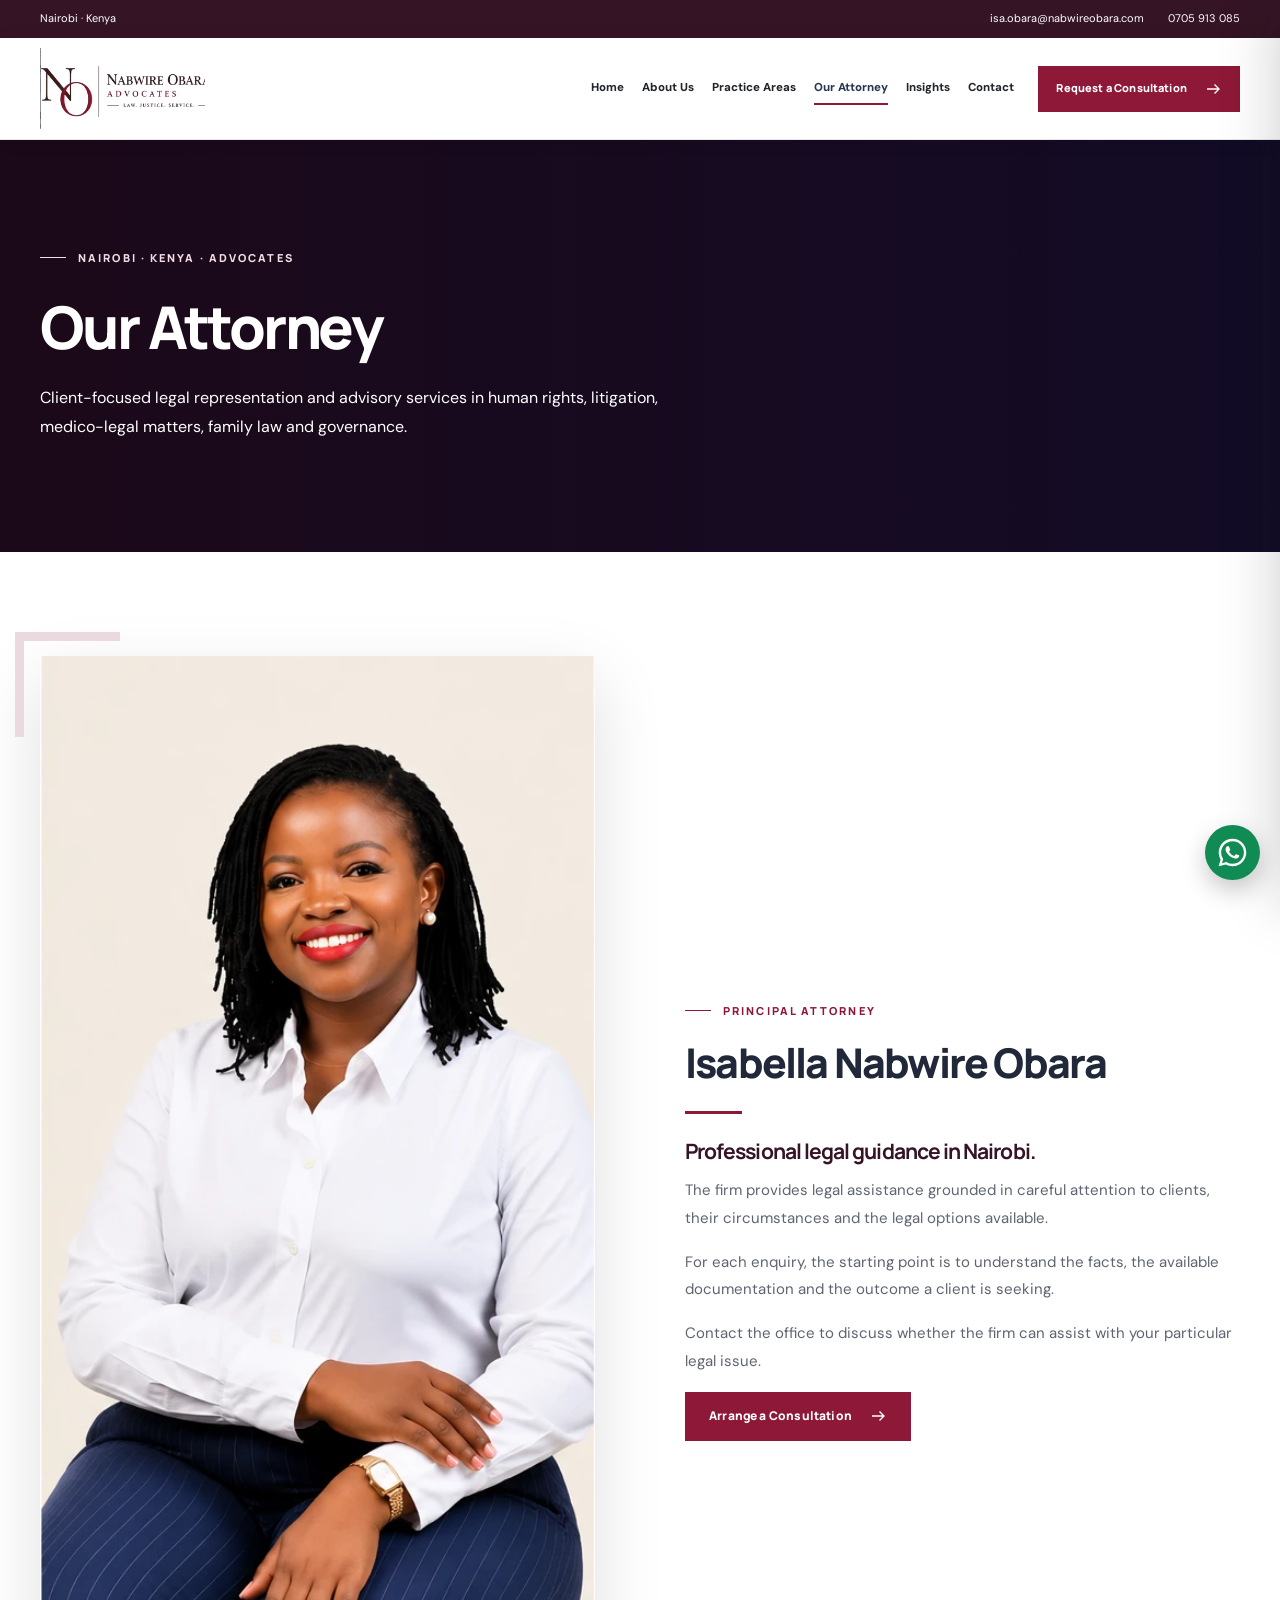
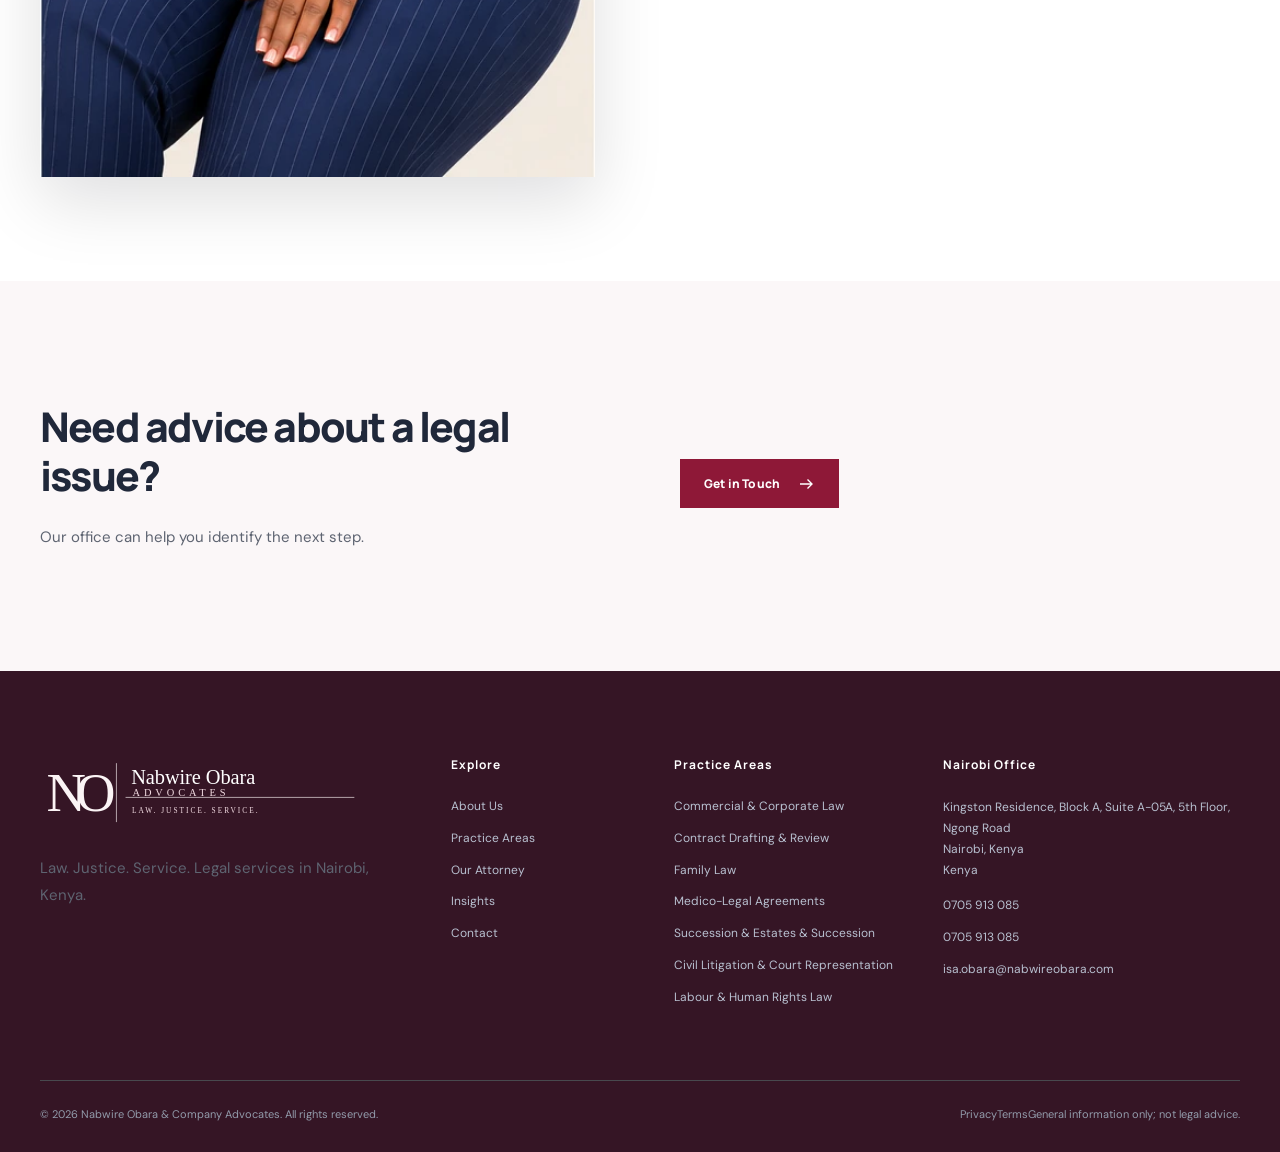
<file: our-attorney/index.html>
<!DOCTYPE html>

<html lang="en-KE"><head><meta charset="utf-8"/><meta content="width=device-width,initial-scale=1" name="viewport"/><meta content="#351525" name="theme-color"/><title>Isabella Nabwire Obara | Managing Director</title><meta content="Nabwire Obara &amp; Company Advocates is a Nairobi law practice advising on human rights, litigation, medico-legal services, family law, succession and governance." name="description"/><meta content="noindex,follow,max-image-preview:large" name="robots"/><link href="https://nabwire-obara-advocates.vercel.app/our-attorney/" rel="canonical"/><meta content="Isabella Nabwire Obara | Principal Attorney" property="og:title"/><meta content="Nabwire Obara &amp; Company Advocates is a Nairobi law practice advising on human rights, litigation, medico-legal services, family law, succession and governance." property="og:description"/><meta content="website" property="og:type"/><meta content="https://nabwire-obara-advocates.vercel.app/our-attorney/" property="og:url"/><meta content="https://nabwire-obara-advocates.vercel.app/assets/nabwire-obara-social-preview.jpg" property="og:image"/><meta content="summary_large_image" name="twitter:card"/><link href="/assets/favicon.png" rel="icon" type="image/png"/><link href="https://images.pexels.com" rel="preconnect"/><link href="https://fonts.googleapis.com" rel="preconnect"/><link crossorigin="" href="https://fonts.gstatic.com" rel="preconnect"/><link href="/assets/site.css" rel="stylesheet"/><script defer="" src="/assets/site.js"></script><script type="application/ld+json">{"@context": "https://schema.org", "@type": "LegalService", "name": "Nabwire Obara & Company Advocates", "url": "https://nabwire-obara-advocates.vercel.app/", "telephone": "+254705913085", "email": "isa.obara@nabwireobara.com", "address": {"@type": "PostalAddress", "streetAddress": "Kingston Residence, Block A, Suite A-05A, 5th Floor, Ngong Road", "addressLocality": "Nairobi", "addressCountry": "KE"}}</script><meta content="1200" property="og:image:width"/><meta content="630" property="og:image:height"/><meta content="Nabwire Obara &amp; Company Advocates logo and principal attorney portrait" property="og:image:alt"/><meta content="https://nabwire-obara-advocates.vercel.app/assets/nabwire-obara-social-preview.jpg" name="twitter:image"/><meta content="Isabella Nabwire Obara | Principal Attorney" name="twitter:title"/><meta content="Nabwire Obara &amp; Company Advocates is a Nairobi law practice advising on human rights, litigation, medico-legal services, family law, succession and governance." name="twitter:description"/></head><body><a class="skip-link" href="#main">Skip to content</a>
<div class="topbar"><div class="container topbar-inner"><span class="topbar-address">Nairobi · Kenya</span><div class="topbar-links"><a href="mailto:isa.obara@nabwireobara.com">isa.obara@nabwireobara.com</a><a href="tel:+254705913085">0705 913 085</a></div></div></div>
<header class="nav-shell"><div class="container nav-inner"><a aria-label="Nabwire Obara &amp; Company Advocates homepage" class="brand" href="/"><img alt="Nabwire Obara &amp; Company Advocates logo" height="76" src="/assets/logo-header-transparent.png" width="100"/></a><nav aria-label="Main navigation" class="nav-links"><a class="nav-link" href="/">Home</a><a class="nav-link" href="/about/">About Us</a><a class="nav-link" href="/practice-areas/">Practice Areas</a><a aria-current="page" class="nav-link active" href="/our-attorney/">Our Attorney</a><a class="nav-link" href="/insights/">Insights</a><a class="nav-link" href="/contact/">Contact</a></nav><a class="btn btn-gold nav-cta" href="/contact/">Request a Consultation <svg aria-hidden="true" fill="none" height="18" stroke="currentColor" stroke-width="1.8" viewbox="0 0 24 24" width="18" xmlns="http://www.w3.org/2000/svg"><path d="M4 12h16m-6-6 6 6-6 6"></path></svg></a><button aria-controls="mobile-panel" aria-expanded="false" aria-label="Open navigation" class="menu-open" data-mobile-open="" type="button">☰</button></div></header>
<div class="mobile-backdrop" id="mobile-backdrop"></div><nav aria-hidden="true" aria-label="Mobile navigation" class="mobile-panel" id="mobile-panel" inert=""><div class="mobile-head"><img alt="Nabwire Obara &amp; Company Advocates logo" height="76" src="/assets/logo-header-transparent.png" width="100"/><button aria-label="Close navigation" data-mobile-close="" type="button">×</button></div><div class="mobile-links"><a href="/">Home</a><a href="/about/">About Us</a><a href="/practice-areas/">Practice Areas</a><a href="/our-attorney/">Our Attorney</a><a href="/insights/">Insights</a><a href="/contact/">Contact</a></div><a class="btn btn-gold mobile-cta" href="/contact/">Contact the Firm <svg aria-hidden="true" fill="none" height="18" stroke="currentColor" stroke-width="1.8" viewbox="0 0 24 24" width="18" xmlns="http://www.w3.org/2000/svg"><path d="M4 12h16m-6-6 6 6-6 6"></path></svg></a></nav>
<main id="main"><section class="page-hero" style="--page-hero-image:url('https://images.pexels.com/photos/5668473/pexels-photo-5668473.jpeg?auto=compress&amp;cs=tinysrgb&amp;w=1800')"><div class="container"><span class="eyebrow eyebrow-light">NAIROBI · KENYA · ADVOCATES</span><h1>Our Attorney</h1><p>Client-focused legal representation and advisory services in human rights, litigation, medico-legal matters, family law and governance.</p></div></section><section class="section"><div class="container"><div class="intro-grid"><div class="intro-picture"><img alt="Portrait of advocate Isabella Nabwire Obara" loading="lazy" src="/assets/isabella-portrait-2.webp" style="width:100%;height:auto;max-height:none;object-fit:contain;object-position:center top;"/></div><div class="intro-copy"><span class="eyebrow">PRINCIPAL ATTORNEY</span><h2>Isabella Nabwire Obara</h2><div class="accent-line"></div><h3>Professional legal guidance in Nairobi.</h3><p>The firm provides legal assistance grounded in careful attention to clients, their circumstances and the legal options available.</p><p>For each enquiry, the starting point is to understand the facts, the available documentation and the outcome a client is seeking.</p><p>Contact the office to discuss whether the firm can assist with your particular legal issue.</p><a class="btn btn-gold" href="/contact/">Arrange a Consultation <svg aria-hidden="true" fill="none" height="18" stroke="currentColor" stroke-width="1.8" viewbox="0 0 24 24" width="18" xmlns="http://www.w3.org/2000/svg"><path d="M4 12h16m-6-6 6 6-6 6"></path></svg></a></div></div></div></section><section class="section cream"><div class="container"><div class="two-column"><div><h2>Need advice about a legal issue?</h2><p>Our office can help you identify the next step.</p></div><div><a class="btn btn-gold" href="/contact/">Get in Touch <svg aria-hidden="true" fill="none" height="18" stroke="currentColor" stroke-width="1.8" viewbox="0 0 24 24" width="18" xmlns="http://www.w3.org/2000/svg"><path d="M4 12h16m-6-6 6 6-6 6"></path></svg></a></div></div></div></section></main>
<footer class="site-footer"><div class="container"><div class="footer-grid"><div><a class="footer-logo" href="/"><img alt="Nabwire Obara &amp; Company Advocates logo" height="190" loading="lazy" src="/assets/logo-footer-clean.svg" width="350"/></a><p>Law. Justice. Service. Legal services in Nairobi, Kenya.</p></div><div><h3>Explore</h3><div class="footer-links"><a href="/about/">About Us</a><a href="/practice-areas/">Practice Areas</a><a href="/our-attorney/">Our Attorney</a><a href="/insights/">Insights</a><a href="/contact/">Contact</a></div></div><div><h3>Practice Areas</h3><div class="footer-links"><a href="/practice-areas/#civil-litigation">Commercial &amp; Corporate Law</a><a href="/practice-areas/#civil-litigation">Contract Drafting &amp; Review</a><a href="/practice-areas/#civil-litigation">Family Law</a><a href="/practice-areas/#civil-litigation">Medico-Legal Agreements</a><a href="/practice-areas/#civil-litigation">Succession &amp; Estates &amp; Succession</a><a href="/practice-areas/#civil-litigation">Civil Litigation &amp; Court Representation</a><a href="/practice-areas/#civil-litigation">Labour &amp; Human Rights Law</a></div></div><div class="footer-location"><h3>Nairobi Office</h3><address>Kingston Residence, Block A, Suite A-05A, 5th Floor, Ngong Road<br/>Nairobi, Kenya<br/>Kenya</address><div class="footer-links" style="margin-top:15px"><a href="tel:+254705913085">0705 913 085</a><a href="tel:+254705913085">0705 913 085</a><a href="mailto:isa.obara@nabwireobara.com">isa.obara@nabwireobara.com</a></div></div></div><div class="footer-bottom"><span>© 2026 Nabwire Obara &amp; Company Advocates. All rights reserved.</span><span class="footer-legal"><a href="/privacy/">Privacy</a><a href="/terms/">Terms</a><span>General information only; not legal advice.</span></span></div></div></footer>
<a aria-label="WhatsApp Nabwire Obara &amp; Company Advocates" class="floating-whatsapp" href="https://wa.me/254705913085?text=Hello%2C%20I%20would%20like%20to%20request%20a%20legal%20consultation." rel="noopener noreferrer" target="_blank" title="WhatsApp Nabwire Obara &amp; Company Advocates"><svg aria-hidden="true" viewbox="0 0 32 32" xmlns="http://www.w3.org/2000/svg"><path d="M16 .8C7.61.8.8 7.59.8 15.98c0 2.69.7 5.31 2.03 7.62L.7 31.3l7.91-2.08a15.15 15.15 0 0 0 7.37 1.88h.01c8.38 0 15.2-6.82 15.2-15.2 0-4.06-1.58-7.88-4.46-10.76A15.07 15.07 0 0 0 16 .8Zm0 27.73a12.54 12.54 0 0 1-6.39-1.75l-.46-.27-4.7 1.23 1.25-4.58-.3-.47a12.5 12.5 0 0 1-1.93-6.7C3.47 9.08 9.08 3.47 16 3.47a12.45 12.45 0 0 1 8.87 3.68 12.48 12.48 0 0 1 3.67 8.86c0 6.91-5.62 12.52-12.54 12.52Zm6.88-9.38c-.38-.19-2.23-1.1-2.58-1.23-.34-.13-.59-.19-.84.19s-.96 1.23-1.18 1.49-.44.29-.82.1a10.32 10.32 0 0 1-3.04-1.88 11.39 11.39 0 0 1-2.1-2.61c-.22-.38-.02-.58.16-.77.17-.17.38-.44.57-.66s.25-.38.38-.63.06-.47-.03-.66c-.1-.19-.85-2.04-1.16-2.8-.3-.74-.61-.64-.84-.65l-.71-.01c-.25 0-.66.1-1.01.47-.34.38-1.32 1.29-1.32 3.13s1.35 3.62 1.53 3.87a14.37 14.37 0 0 0 5.51 4.89c1.03.45 1.84.72 2.48.93 1.04.33 1.98.29 2.72.18.83-.13 2.23-.91 2.55-1.79.31-.88.31-1.64.22-1.8-.09-.16-.34-.25-.72-.44Z" fill="currentColor"></path></svg><span aria-hidden="true" class="whatsapp-tooltip">WhatsApp Us</span></a><button aria-label="Back to top" class="scroll-top" title="Back to top" type="button">↑</button></body></html>
</file>
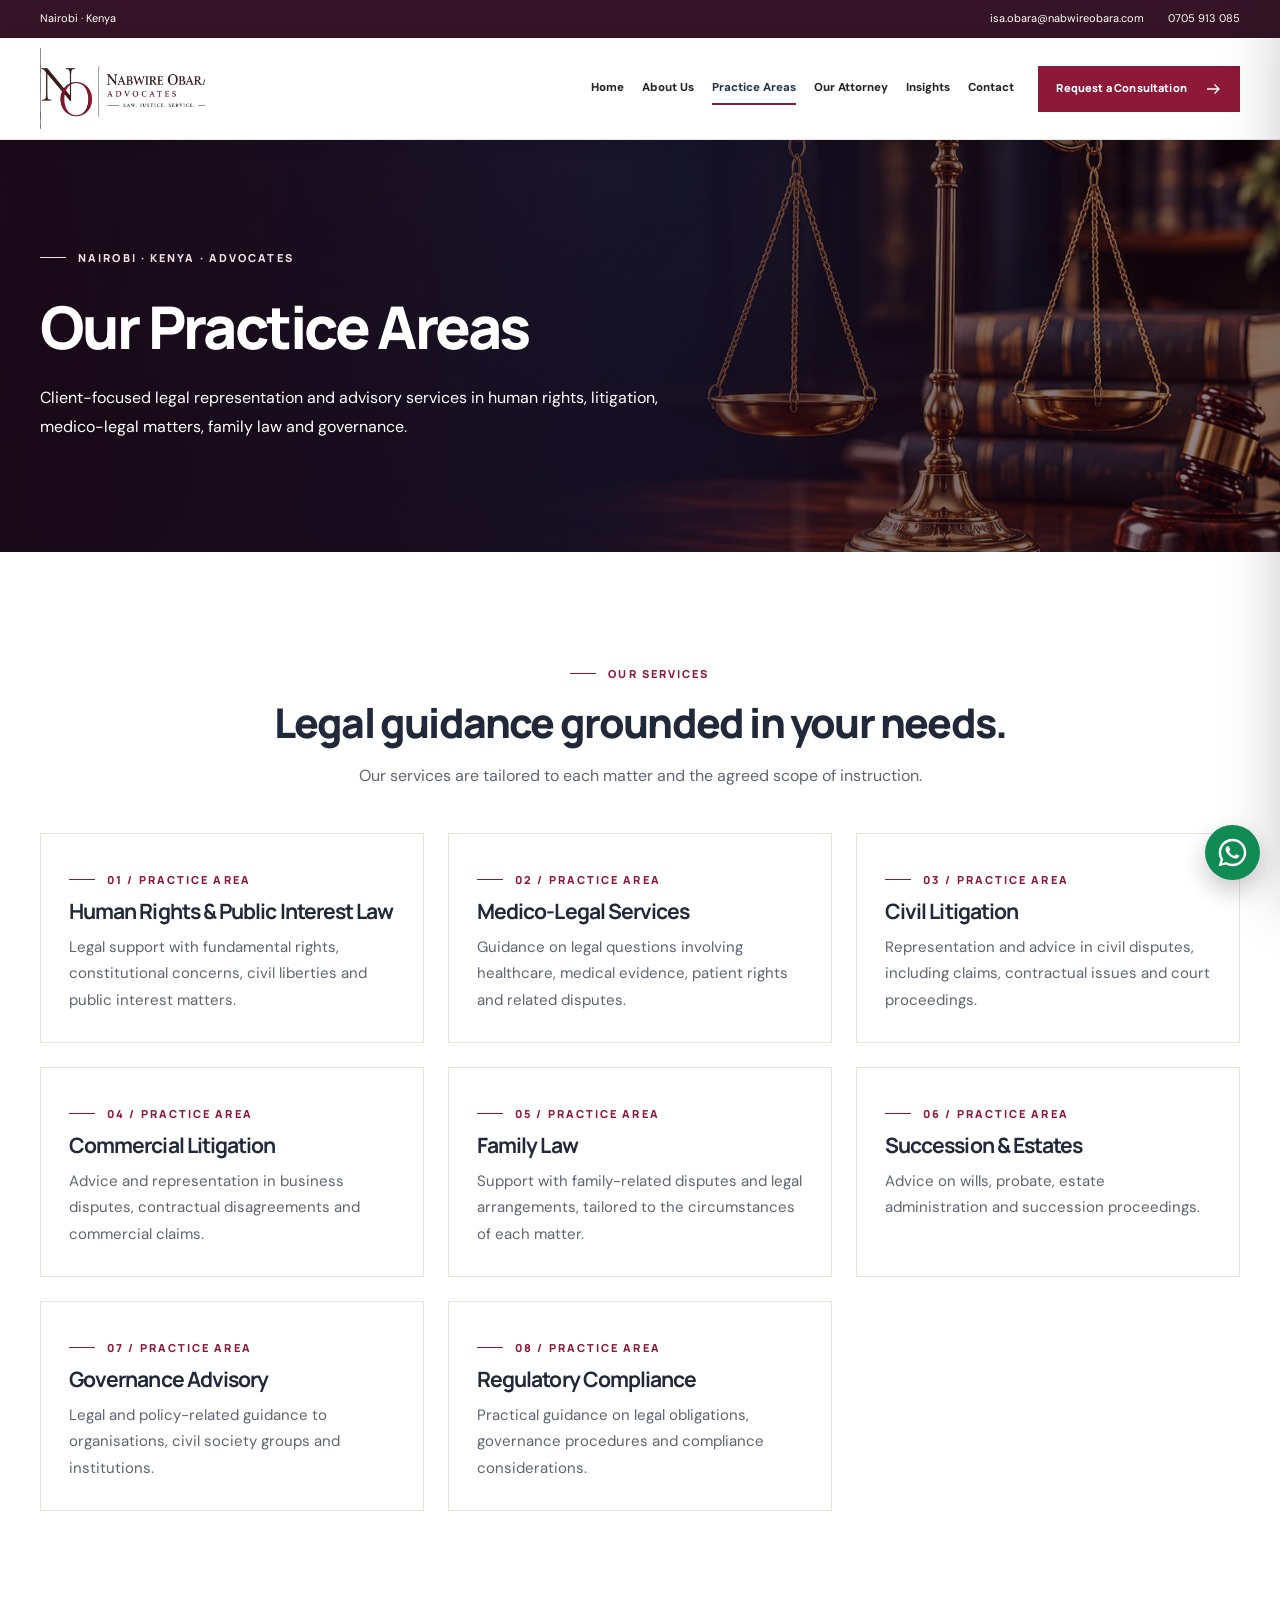
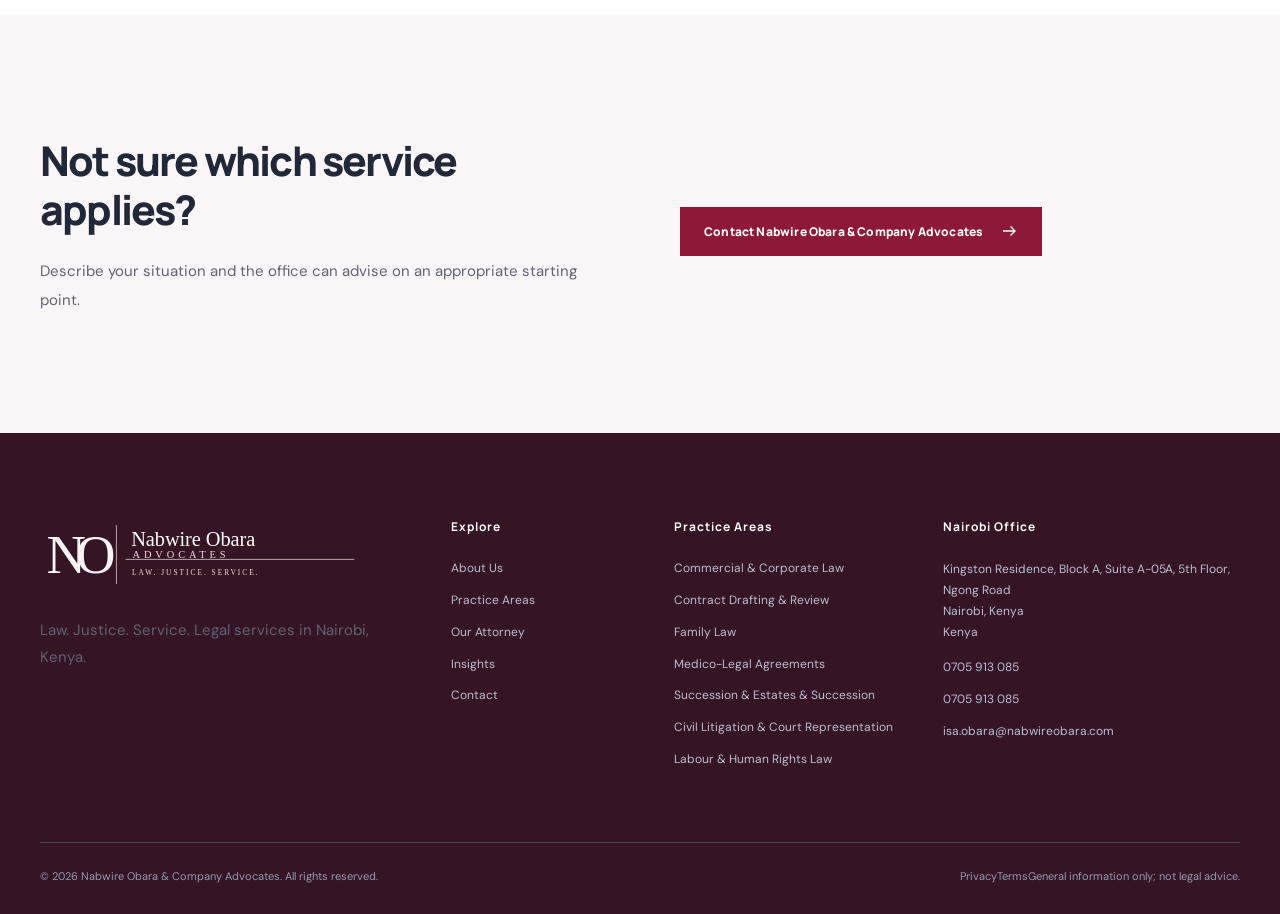
<file: practice-areas/index.html>
<!DOCTYPE html>

<html lang="en-KE"><head><meta charset="utf-8"/><meta content="width=device-width,initial-scale=1" name="viewport"/><meta content="#351525" name="theme-color"/><title>Practice Areas | Nabwire Obara &amp; Company Advocates Nairobi</title><meta content="Nabwire Obara &amp; Company Advocates is a Nairobi law practice advising on human rights, litigation, medico-legal services, family law, succession and governance." name="description"/><meta content="noindex,follow,max-image-preview:large" name="robots"/><link href="https://nabwire-obara-advocates.vercel.app/practice-areas/" rel="canonical"/><meta content="Practice Areas | Nabwire Obara &amp; Company Advocates Nairobi" property="og:title"/><meta content="Nabwire Obara &amp; Company Advocates is a Nairobi law practice advising on human rights, litigation, medico-legal services, family law, succession and governance." property="og:description"/><meta content="website" property="og:type"/><meta content="https://nabwire-obara-advocates.vercel.app/practice-areas/" property="og:url"/><meta content="https://nabwire-obara-advocates.vercel.app/assets/nabwire-obara-social-preview.jpg" property="og:image"/><meta content="summary_large_image" name="twitter:card"/><link href="/assets/favicon.png" rel="icon" type="image/png"/><link href="https://images.pexels.com" rel="preconnect"/><link href="https://fonts.googleapis.com" rel="preconnect"/><link crossorigin="" href="https://fonts.gstatic.com" rel="preconnect"/><link href="/assets/site.css" rel="stylesheet"/><script defer="" src="/assets/site.js"></script><script type="application/ld+json">{"@context": "https://schema.org", "@type": "LegalService", "name": "Nabwire Obara & Company Advocates", "url": "https://nabwire-obara-advocates.vercel.app/", "telephone": "+254705913085", "email": "isa.obara@nabwireobara.com", "address": {"@type": "PostalAddress", "streetAddress": "Kingston Residence, Block A, Suite A-05A, 5th Floor, Ngong Road", "addressLocality": "Nairobi", "addressCountry": "KE"}}</script><meta content="1200" property="og:image:width"/><meta content="630" property="og:image:height"/><meta content="Nabwire Obara &amp; Company Advocates logo and principal attorney portrait" property="og:image:alt"/><meta content="https://nabwire-obara-advocates.vercel.app/assets/nabwire-obara-social-preview.jpg" name="twitter:image"/><meta content="Practice Areas | Nabwire Obara &amp; Company Advocates Nairobi" name="twitter:title"/><meta content="Nabwire Obara &amp; Company Advocates is a Nairobi law practice advising on human rights, litigation, medico-legal services, family law, succession and governance." name="twitter:description"/></head><body><a class="skip-link" href="#main">Skip to content</a>
<div class="topbar"><div class="container topbar-inner"><span class="topbar-address">Nairobi · Kenya</span><div class="topbar-links"><a href="mailto:isa.obara@nabwireobara.com">isa.obara@nabwireobara.com</a><a href="tel:+254705913085">0705 913 085</a></div></div></div>
<header class="nav-shell"><div class="container nav-inner"><a aria-label="Nabwire Obara &amp; Company Advocates homepage" class="brand" href="/"><img alt="Nabwire Obara &amp; Company Advocates logo" height="76" src="/assets/logo-header-transparent.png" width="100"/></a><nav aria-label="Main navigation" class="nav-links"><a class="nav-link" href="/">Home</a><a class="nav-link" href="/about/">About Us</a><a aria-current="page" class="nav-link active" href="/practice-areas/">Practice Areas</a><a class="nav-link" href="/our-attorney/">Our Attorney</a><a class="nav-link" href="/insights/">Insights</a><a class="nav-link" href="/contact/">Contact</a></nav><a class="btn btn-gold nav-cta" href="/contact/">Request a Consultation <svg aria-hidden="true" fill="none" height="18" stroke="currentColor" stroke-width="1.8" viewbox="0 0 24 24" width="18" xmlns="http://www.w3.org/2000/svg"><path d="M4 12h16m-6-6 6 6-6 6"></path></svg></a><button aria-controls="mobile-panel" aria-expanded="false" aria-label="Open navigation" class="menu-open" data-mobile-open="" type="button">☰</button></div></header>
<div class="mobile-backdrop" id="mobile-backdrop"></div><nav aria-hidden="true" aria-label="Mobile navigation" class="mobile-panel" id="mobile-panel" inert=""><div class="mobile-head"><img alt="Nabwire Obara &amp; Company Advocates logo" height="76" src="/assets/logo-header-transparent.png" width="100"/><button aria-label="Close navigation" data-mobile-close="" type="button">×</button></div><div class="mobile-links"><a href="/">Home</a><a href="/about/">About Us</a><a href="/practice-areas/">Practice Areas</a><a href="/our-attorney/">Our Attorney</a><a href="/insights/">Insights</a><a href="/contact/">Contact</a></div><a class="btn btn-gold mobile-cta" href="/contact/">Contact the Firm <svg aria-hidden="true" fill="none" height="18" stroke="currentColor" stroke-width="1.8" viewbox="0 0 24 24" width="18" xmlns="http://www.w3.org/2000/svg"><path d="M4 12h16m-6-6 6 6-6 6"></path></svg></a></nav>
<main id="main"><section class="page-hero" style="--page-hero-image:url('/assets/hero-practice-areas-unique.webp')"><div class="container"><span class="eyebrow eyebrow-light">NAIROBI · KENYA · ADVOCATES</span><h1>Our Practice Areas</h1><p>Client-focused legal representation and advisory services in human rights, litigation, medico-legal matters, family law and governance.</p></div></section><section class="section"><div class="container"><div class="section-heading centered"><span class="eyebrow">OUR SERVICES</span><h2>Legal guidance grounded in your needs.</h2><p>Our services are tailored to each matter and the agreed scope of instruction.</p></div><div class="practice-overview"><article class="service-item" id="human-rights"><span class="eyebrow">01 / PRACTICE AREA</span><h3>Human Rights &amp; Public Interest Law</h3><p>Legal support with fundamental rights, constitutional concerns, civil liberties and public interest matters.</p></article><article class="service-item" id="medico-legal"><span class="eyebrow">02 / PRACTICE AREA</span><h3>Medico-Legal Services</h3><p>Guidance on legal questions involving healthcare, medical evidence, patient rights and related disputes.</p></article><article class="service-item" id="civil-litigation"><span class="eyebrow">03 / PRACTICE AREA</span><h3>Civil Litigation</h3><p>Representation and advice in civil disputes, including claims, contractual issues and court proceedings.</p></article><article class="service-item" id="commercial-litigation"><span class="eyebrow">04 / PRACTICE AREA</span><h3>Commercial Litigation</h3><p>Advice and representation in business disputes, contractual disagreements and commercial claims.</p></article><article class="service-item" id="family-law"><span class="eyebrow">05 / PRACTICE AREA</span><h3>Family Law</h3><p>Support with family-related disputes and legal arrangements, tailored to the circumstances of each matter.</p></article><article class="service-item" id="succession"><span class="eyebrow">06 / PRACTICE AREA</span><h3>Succession &amp; Estates</h3><p>Advice on wills, probate, estate administration and succession proceedings.</p></article><article class="service-item" id="governance"><span class="eyebrow">07 / PRACTICE AREA</span><h3>Governance Advisory</h3><p>Legal and policy-related guidance to organisations, civil society groups and institutions.</p></article><article class="service-item" id="regulatory"><span class="eyebrow">08 / PRACTICE AREA</span><h3>Regulatory Compliance</h3><p>Practical guidance on legal obligations, governance procedures and compliance considerations.</p></article></div></div></section><section class="section cream"><div class="container"><div class="two-column"><div><h2>Not sure which service applies?</h2><p>Describe your situation and the office can advise on an appropriate starting point.</p></div><div><a class="btn btn-gold" href="/contact/">Contact Nabwire Obara &amp; Company Advocates <svg aria-hidden="true" fill="none" height="18" stroke="currentColor" stroke-width="1.8" viewbox="0 0 24 24" width="18" xmlns="http://www.w3.org/2000/svg"><path d="M4 12h16m-6-6 6 6-6 6"></path></svg></a></div></div></div></section></main>
<footer class="site-footer"><div class="container"><div class="footer-grid"><div><a class="footer-logo" href="/"><img alt="Nabwire Obara &amp; Company Advocates logo" height="190" loading="lazy" src="/assets/logo-footer-clean.svg" width="350"/></a><p>Law. Justice. Service. Legal services in Nairobi, Kenya.</p></div><div><h3>Explore</h3><div class="footer-links"><a href="/about/">About Us</a><a href="/practice-areas/">Practice Areas</a><a href="/our-attorney/">Our Attorney</a><a href="/insights/">Insights</a><a href="/contact/">Contact</a></div></div><div><h3>Practice Areas</h3><div class="footer-links"><a href="/practice-areas/#civil-litigation">Commercial &amp; Corporate Law</a><a href="/practice-areas/#civil-litigation">Contract Drafting &amp; Review</a><a href="/practice-areas/#civil-litigation">Family Law</a><a href="/practice-areas/#civil-litigation">Medico-Legal Agreements</a><a href="/practice-areas/#civil-litigation">Succession &amp; Estates &amp; Succession</a><a href="/practice-areas/#civil-litigation">Civil Litigation &amp; Court Representation</a><a href="/practice-areas/#civil-litigation">Labour &amp; Human Rights Law</a></div></div><div class="footer-location"><h3>Nairobi Office</h3><address>Kingston Residence, Block A, Suite A-05A, 5th Floor, Ngong Road<br/>Nairobi, Kenya<br/>Kenya</address><div class="footer-links" style="margin-top:15px"><a href="tel:+254705913085">0705 913 085</a><a href="tel:+254705913085">0705 913 085</a><a href="mailto:isa.obara@nabwireobara.com">isa.obara@nabwireobara.com</a></div></div></div><div class="footer-bottom"><span>© 2026 Nabwire Obara &amp; Company Advocates. All rights reserved.</span><span class="footer-legal"><a href="/privacy/">Privacy</a><a href="/terms/">Terms</a><span>General information only; not legal advice.</span></span></div></div></footer>
<a aria-label="WhatsApp Nabwire Obara &amp; Company Advocates" class="floating-whatsapp" href="https://wa.me/254705913085?text=Hello%2C%20I%20would%20like%20to%20request%20a%20legal%20consultation." rel="noopener noreferrer" target="_blank" title="WhatsApp Nabwire Obara &amp; Company Advocates"><svg aria-hidden="true" viewbox="0 0 32 32" xmlns="http://www.w3.org/2000/svg"><path d="M16 .8C7.61.8.8 7.59.8 15.98c0 2.69.7 5.31 2.03 7.62L.7 31.3l7.91-2.08a15.15 15.15 0 0 0 7.37 1.88h.01c8.38 0 15.2-6.82 15.2-15.2 0-4.06-1.58-7.88-4.46-10.76A15.07 15.07 0 0 0 16 .8Zm0 27.73a12.54 12.54 0 0 1-6.39-1.75l-.46-.27-4.7 1.23 1.25-4.58-.3-.47a12.5 12.5 0 0 1-1.93-6.7C3.47 9.08 9.08 3.47 16 3.47a12.45 12.45 0 0 1 8.87 3.68 12.48 12.48 0 0 1 3.67 8.86c0 6.91-5.62 12.52-12.54 12.52Zm6.88-9.38c-.38-.19-2.23-1.1-2.58-1.23-.34-.13-.59-.19-.84.19s-.96 1.23-1.18 1.49-.44.29-.82.1a10.32 10.32 0 0 1-3.04-1.88 11.39 11.39 0 0 1-2.1-2.61c-.22-.38-.02-.58.16-.77.17-.17.38-.44.57-.66s.25-.38.38-.63.06-.47-.03-.66c-.1-.19-.85-2.04-1.16-2.8-.3-.74-.61-.64-.84-.65l-.71-.01c-.25 0-.66.1-1.01.47-.34.38-1.32 1.29-1.32 3.13s1.35 3.62 1.53 3.87a14.37 14.37 0 0 0 5.51 4.89c1.03.45 1.84.72 2.48.93 1.04.33 1.98.29 2.72.18.83-.13 2.23-.91 2.55-1.79.31-.88.31-1.64.22-1.8-.09-.16-.34-.25-.72-.44Z" fill="currentColor"></path></svg><span aria-hidden="true" class="whatsapp-tooltip">WhatsApp Us</span></a><button aria-label="Back to top" class="scroll-top" title="Back to top" type="button">↑</button></body></html>
</file>
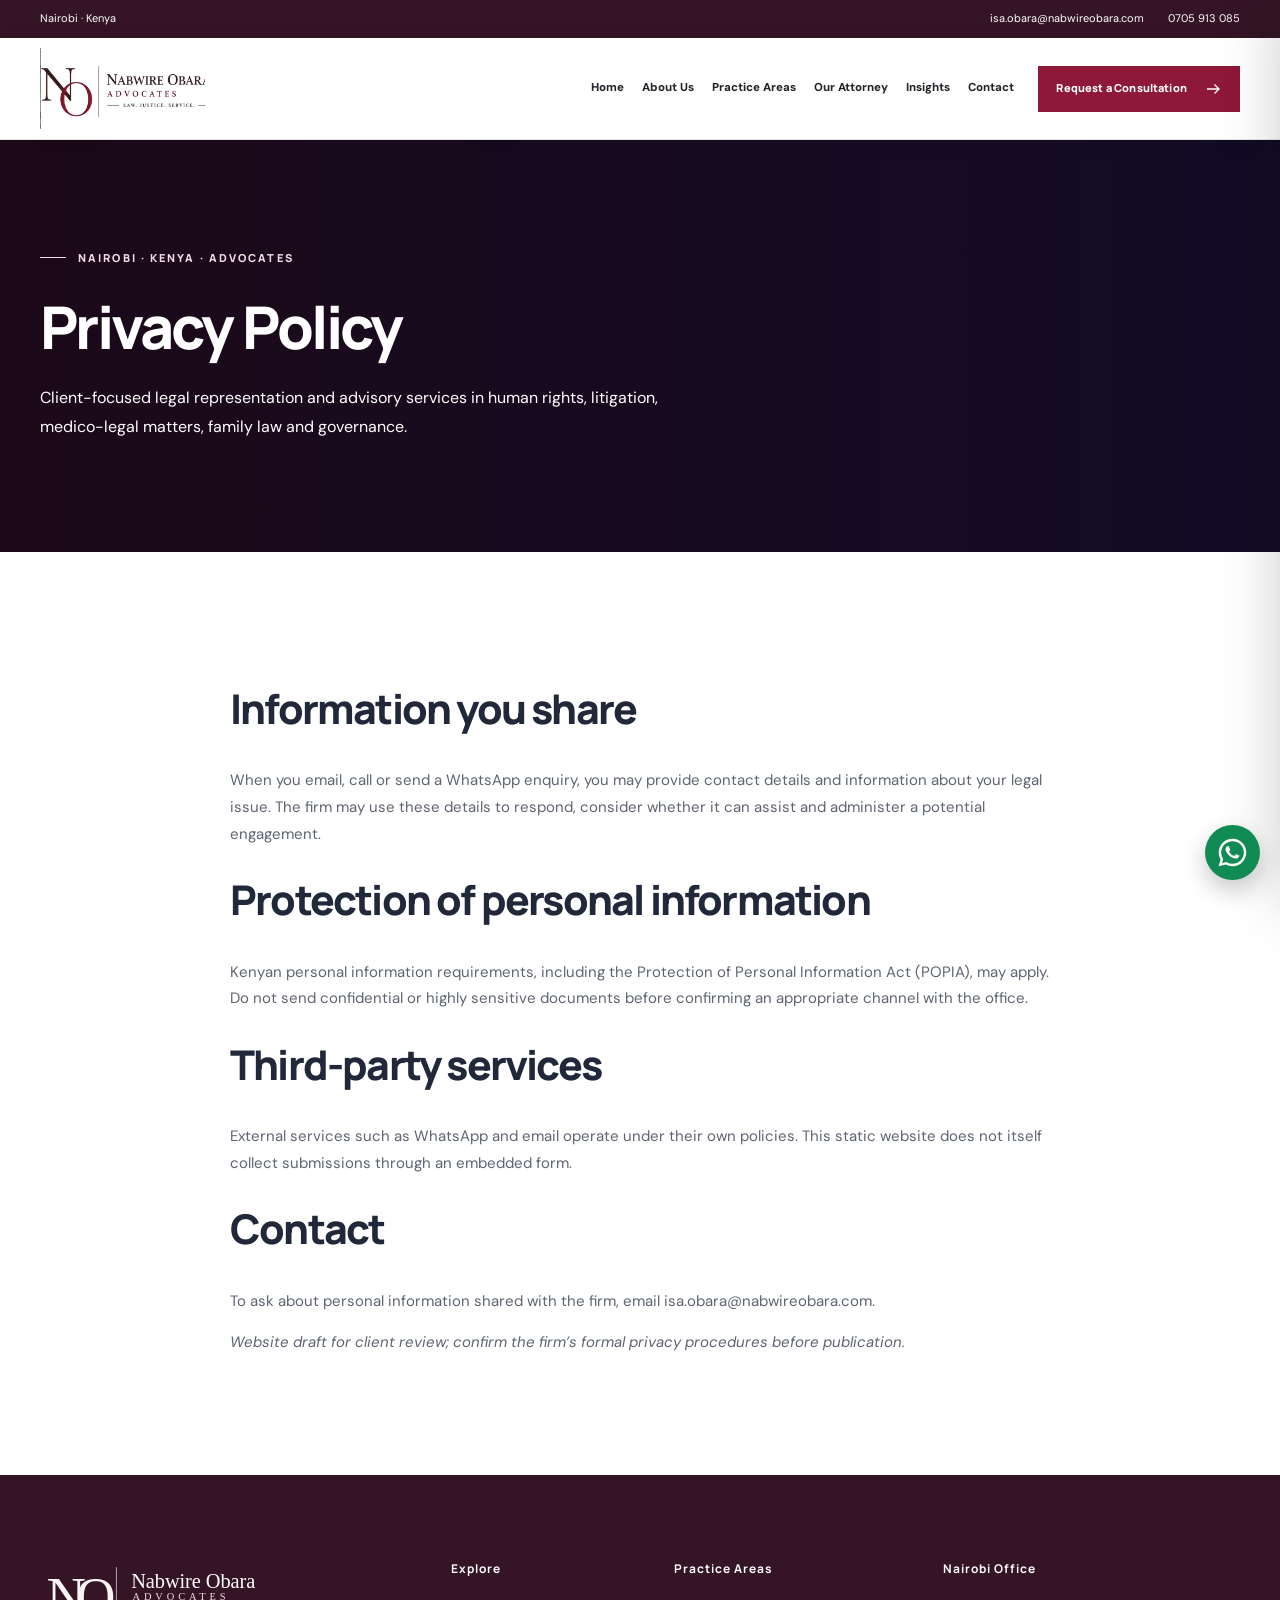
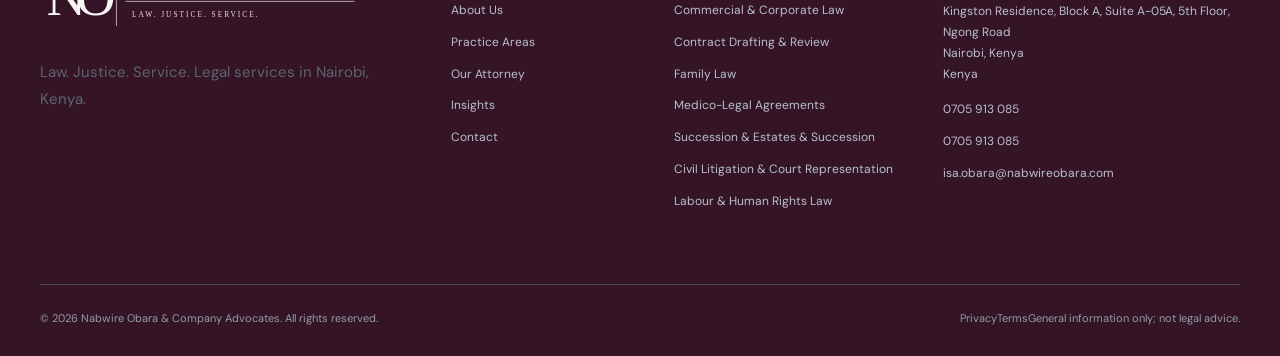
<file: privacy/index.html>
<!DOCTYPE html>

<html lang="en-KE"><head><meta charset="utf-8"/><meta content="width=device-width,initial-scale=1" name="viewport"/><meta content="#351525" name="theme-color"/><title>Privacy Policy | Nabwire Obara &amp; Company Advocates</title><meta content="Nabwire Obara &amp; Company Advocates is a Nairobi law practice advising on human rights, litigation, medico-legal services, family law, succession and governance." name="description"/><meta content="noindex,follow,max-image-preview:large" name="robots"/><link href="https://nabwire-obara-advocates.vercel.app/privacy/" rel="canonical"/><meta content="Privacy Policy | Nabwire Obara &amp; Company Advocates" property="og:title"/><meta content="Nabwire Obara &amp; Company Advocates is a Nairobi law practice advising on human rights, litigation, medico-legal services, family law, succession and governance." property="og:description"/><meta content="website" property="og:type"/><meta content="https://nabwire-obara-advocates.vercel.app/privacy/" property="og:url"/><meta content="https://nabwire-obara-advocates.vercel.app/assets/nabwire-obara-social-preview.jpg" property="og:image"/><meta content="summary_large_image" name="twitter:card"/><link href="/assets/favicon.png" rel="icon" type="image/png"/><link href="https://images.pexels.com" rel="preconnect"/><link href="https://fonts.googleapis.com" rel="preconnect"/><link crossorigin="" href="https://fonts.gstatic.com" rel="preconnect"/><link href="/assets/site.css" rel="stylesheet"/><script defer="" src="/assets/site.js"></script><script type="application/ld+json">{"@context": "https://schema.org", "@type": "LegalService", "name": "Nabwire Obara & Company Advocates", "url": "https://nabwire-obara-advocates.vercel.app/", "telephone": "+254705913085", "email": "isa.obara@nabwireobara.com", "address": {"@type": "PostalAddress", "streetAddress": "Kingston Residence, Block A, Suite A-05A, 5th Floor, Ngong Road", "addressLocality": "Nairobi", "addressCountry": "KE"}}</script><meta content="1200" property="og:image:width"/><meta content="630" property="og:image:height"/><meta content="Nabwire Obara &amp; Company Advocates logo and principal attorney portrait" property="og:image:alt"/><meta content="https://nabwire-obara-advocates.vercel.app/assets/nabwire-obara-social-preview.jpg" name="twitter:image"/><meta content="Privacy Policy | Nabwire Obara &amp; Company Advocates" name="twitter:title"/><meta content="Nabwire Obara &amp; Company Advocates is a Nairobi law practice advising on human rights, litigation, medico-legal services, family law, succession and governance." name="twitter:description"/></head><body><a class="skip-link" href="#main">Skip to content</a>
<div class="topbar"><div class="container topbar-inner"><span class="topbar-address">Nairobi · Kenya</span><div class="topbar-links"><a href="mailto:isa.obara@nabwireobara.com">isa.obara@nabwireobara.com</a><a href="tel:+254705913085">0705 913 085</a></div></div></div>
<header class="nav-shell"><div class="container nav-inner"><a aria-label="Nabwire Obara &amp; Company Advocates homepage" class="brand" href="/"><img alt="Nabwire Obara &amp; Company Advocates logo" height="76" src="/assets/logo-header-transparent.png" width="100"/></a><nav aria-label="Main navigation" class="nav-links"><a class="nav-link" href="/">Home</a><a class="nav-link" href="/about/">About Us</a><a class="nav-link" href="/practice-areas/">Practice Areas</a><a class="nav-link" href="/our-attorney/">Our Attorney</a><a class="nav-link" href="/insights/">Insights</a><a class="nav-link" href="/contact/">Contact</a></nav><a class="btn btn-gold nav-cta" href="/contact/">Request a Consultation <svg aria-hidden="true" fill="none" height="18" stroke="currentColor" stroke-width="1.8" viewbox="0 0 24 24" width="18" xmlns="http://www.w3.org/2000/svg"><path d="M4 12h16m-6-6 6 6-6 6"></path></svg></a><button aria-controls="mobile-panel" aria-expanded="false" aria-label="Open navigation" class="menu-open" data-mobile-open="" type="button">☰</button></div></header>
<div class="mobile-backdrop" id="mobile-backdrop"></div><nav aria-hidden="true" aria-label="Mobile navigation" class="mobile-panel" id="mobile-panel" inert=""><div class="mobile-head"><img alt="Nabwire Obara &amp; Company Advocates logo" height="76" src="/assets/logo-header-transparent.png" width="100"/><button aria-label="Close navigation" data-mobile-close="" type="button">×</button></div><div class="mobile-links"><a href="/">Home</a><a href="/about/">About Us</a><a href="/practice-areas/">Practice Areas</a><a href="/our-attorney/">Our Attorney</a><a href="/insights/">Insights</a><a href="/contact/">Contact</a></div><a class="btn btn-gold mobile-cta" href="/contact/">Contact the Firm <svg aria-hidden="true" fill="none" height="18" stroke="currentColor" stroke-width="1.8" viewbox="0 0 24 24" width="18" xmlns="http://www.w3.org/2000/svg"><path d="M4 12h16m-6-6 6 6-6 6"></path></svg></a></nav>
<main id="main"><section class="page-hero" style="--page-hero-image:url('https://images.pexels.com/photos/5668473/pexels-photo-5668473.jpeg?auto=compress&amp;cs=tinysrgb&amp;w=1800')"><div class="container"><span class="eyebrow eyebrow-light">NAIROBI · KENYA · ADVOCATES</span><h1>Privacy Policy</h1><p>Client-focused legal representation and advisory services in human rights, litigation, medico-legal matters, family law and governance.</p></div></section><section class="section"><div class="container"><div class="legal-prose"><h2>Information you share</h2><p>When you email, call or send a WhatsApp enquiry, you may provide contact details and information about your legal issue. The firm may use these details to respond, consider whether it can assist and administer a potential engagement.</p><h2>Protection of personal information</h2><p>Kenyan personal information requirements, including the Protection of Personal Information Act (POPIA), may apply. Do not send confidential or highly sensitive documents before confirming an appropriate channel with the office.</p><h2>Third-party services</h2><p>External services such as WhatsApp and email operate under their own policies. This static website does not itself collect submissions through an embedded form.</p><h2>Contact</h2><p>To ask about personal information shared with the firm, email <a href="mailto:isa.obara@nabwireobara.com">isa.obara@nabwireobara.com</a>.</p><p><em>Website draft for client review; confirm the firm’s formal privacy procedures before publication.</em></p></div></div></section></main>
<footer class="site-footer"><div class="container"><div class="footer-grid"><div><a class="footer-logo" href="/"><img alt="Nabwire Obara &amp; Company Advocates logo" height="190" loading="lazy" src="/assets/logo-footer-clean.svg" width="350"/></a><p>Law. Justice. Service. Legal services in Nairobi, Kenya.</p></div><div><h3>Explore</h3><div class="footer-links"><a href="/about/">About Us</a><a href="/practice-areas/">Practice Areas</a><a href="/our-attorney/">Our Attorney</a><a href="/insights/">Insights</a><a href="/contact/">Contact</a></div></div><div><h3>Practice Areas</h3><div class="footer-links"><a href="/practice-areas/#civil-litigation">Commercial &amp; Corporate Law</a><a href="/practice-areas/#civil-litigation">Contract Drafting &amp; Review</a><a href="/practice-areas/#civil-litigation">Family Law</a><a href="/practice-areas/#civil-litigation">Medico-Legal Agreements</a><a href="/practice-areas/#civil-litigation">Succession &amp; Estates &amp; Succession</a><a href="/practice-areas/#civil-litigation">Civil Litigation &amp; Court Representation</a><a href="/practice-areas/#civil-litigation">Labour &amp; Human Rights Law</a></div></div><div class="footer-location"><h3>Nairobi Office</h3><address>Kingston Residence, Block A, Suite A-05A, 5th Floor, Ngong Road<br/>Nairobi, Kenya<br/>Kenya</address><div class="footer-links" style="margin-top:15px"><a href="tel:+254705913085">0705 913 085</a><a href="tel:+254705913085">0705 913 085</a><a href="mailto:isa.obara@nabwireobara.com">isa.obara@nabwireobara.com</a></div></div></div><div class="footer-bottom"><span>© 2026 Nabwire Obara &amp; Company Advocates. All rights reserved.</span><span class="footer-legal"><a href="/privacy/">Privacy</a><a href="/terms/">Terms</a><span>General information only; not legal advice.</span></span></div></div></footer>
<a aria-label="WhatsApp Nabwire Obara &amp; Company Advocates" class="floating-whatsapp" href="https://wa.me/254705913085?text=Hello%2C%20I%20would%20like%20to%20request%20a%20legal%20consultation." rel="noopener noreferrer" target="_blank" title="WhatsApp Nabwire Obara &amp; Company Advocates"><svg aria-hidden="true" viewbox="0 0 32 32" xmlns="http://www.w3.org/2000/svg"><path d="M16 .8C7.61.8.8 7.59.8 15.98c0 2.69.7 5.31 2.03 7.62L.7 31.3l7.91-2.08a15.15 15.15 0 0 0 7.37 1.88h.01c8.38 0 15.2-6.82 15.2-15.2 0-4.06-1.58-7.88-4.46-10.76A15.07 15.07 0 0 0 16 .8Zm0 27.73a12.54 12.54 0 0 1-6.39-1.75l-.46-.27-4.7 1.23 1.25-4.58-.3-.47a12.5 12.5 0 0 1-1.93-6.7C3.47 9.08 9.08 3.47 16 3.47a12.45 12.45 0 0 1 8.87 3.68 12.48 12.48 0 0 1 3.67 8.86c0 6.91-5.62 12.52-12.54 12.52Zm6.88-9.38c-.38-.19-2.23-1.1-2.58-1.23-.34-.13-.59-.19-.84.19s-.96 1.23-1.18 1.49-.44.29-.82.1a10.32 10.32 0 0 1-3.04-1.88 11.39 11.39 0 0 1-2.1-2.61c-.22-.38-.02-.58.16-.77.17-.17.38-.44.57-.66s.25-.38.38-.63.06-.47-.03-.66c-.1-.19-.85-2.04-1.16-2.8-.3-.74-.61-.64-.84-.65l-.71-.01c-.25 0-.66.1-1.01.47-.34.38-1.32 1.29-1.32 3.13s1.35 3.62 1.53 3.87a14.37 14.37 0 0 0 5.51 4.89c1.03.45 1.84.72 2.48.93 1.04.33 1.98.29 2.72.18.83-.13 2.23-.91 2.55-1.79.31-.88.31-1.64.22-1.8-.09-.16-.34-.25-.72-.44Z" fill="currentColor"></path></svg><span aria-hidden="true" class="whatsapp-tooltip">WhatsApp Us</span></a><button aria-label="Back to top" class="scroll-top" title="Back to top" type="button">↑</button></body></html>
</file>
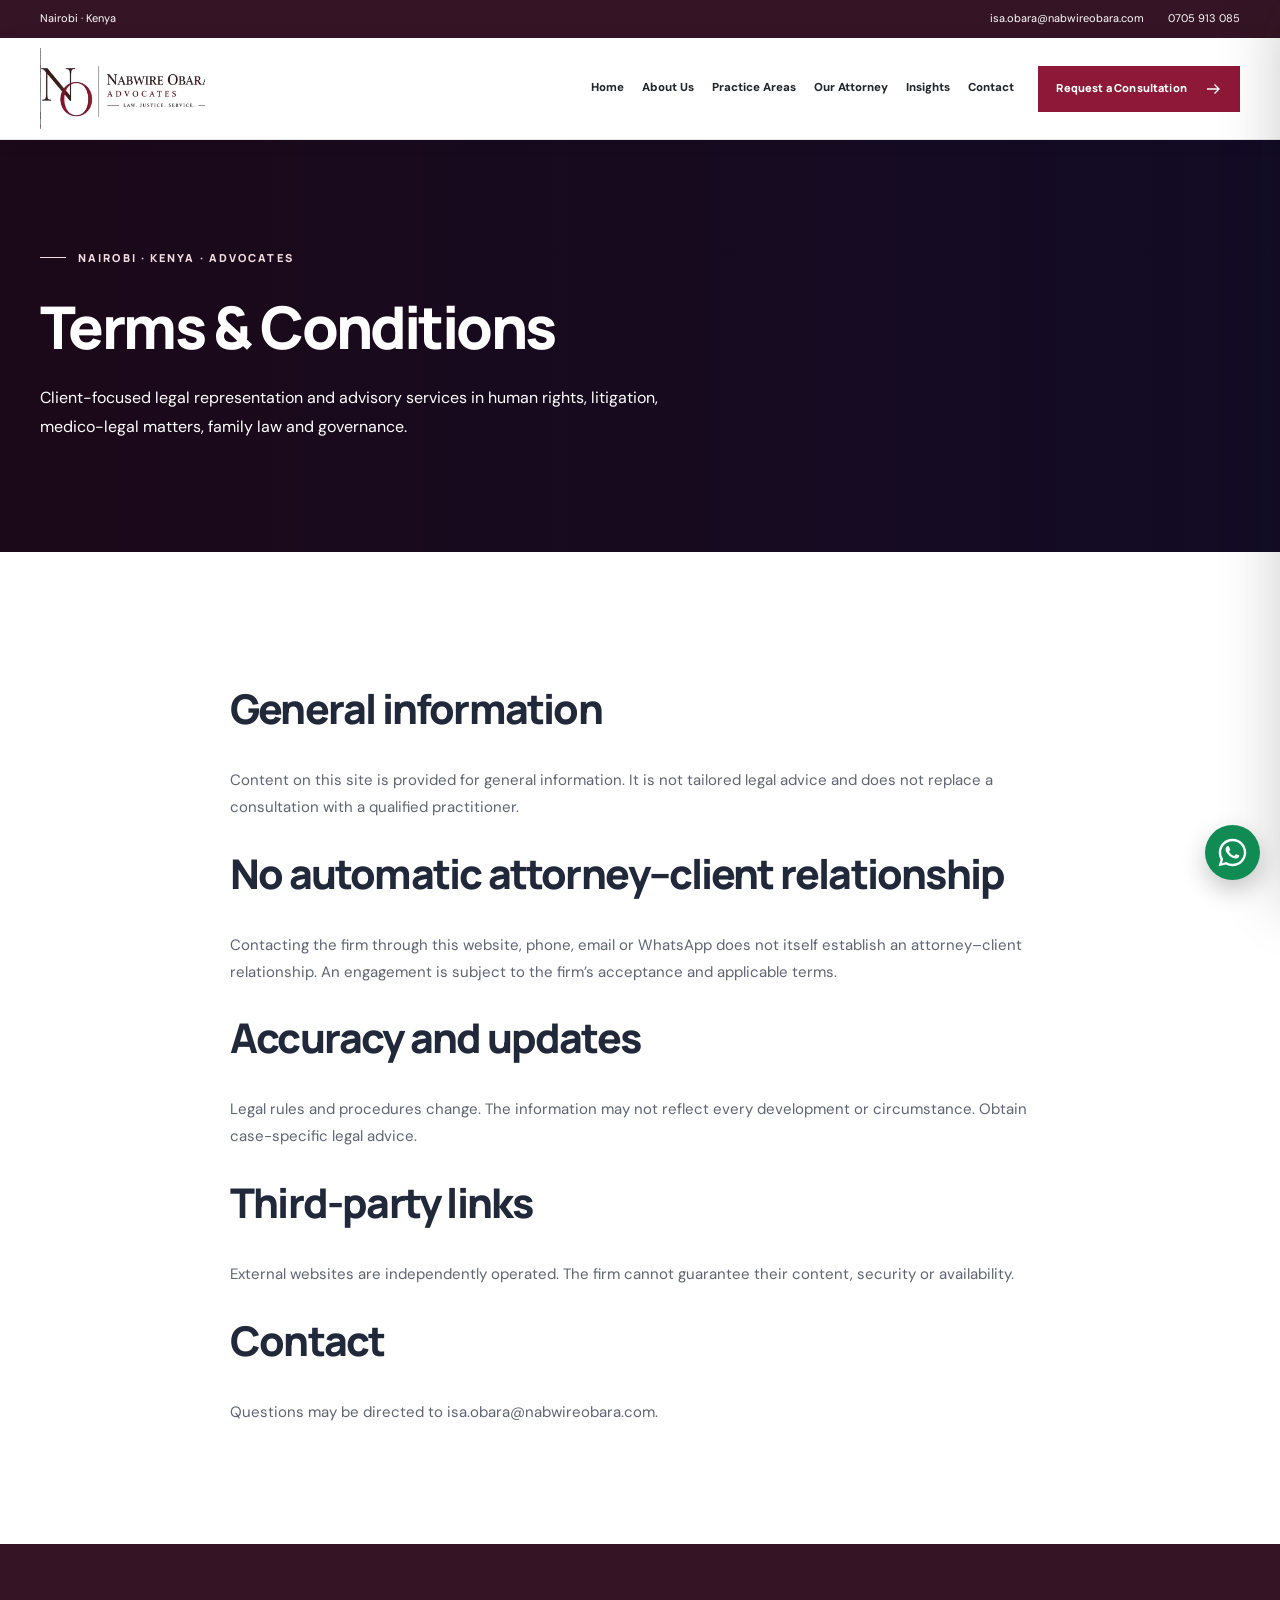
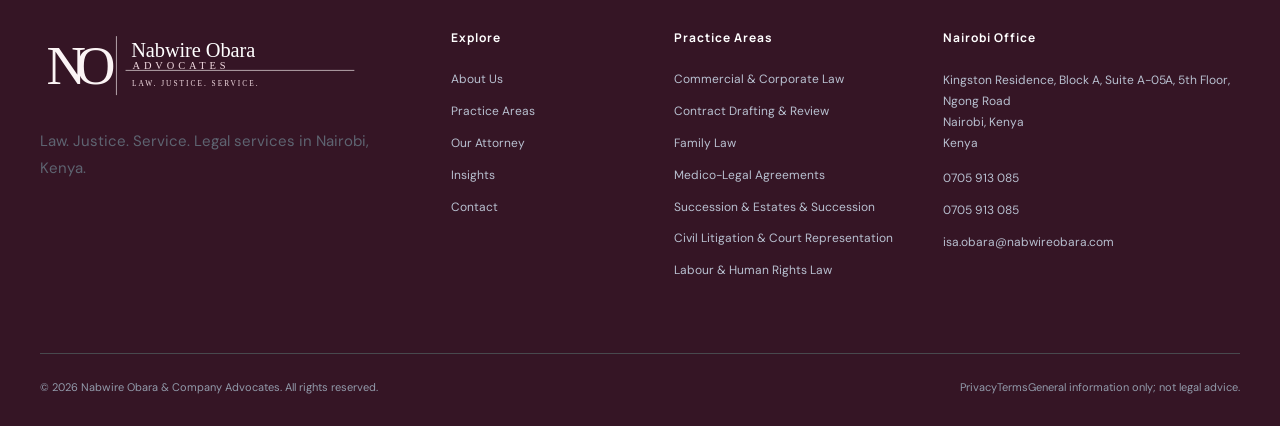
<file: terms/index.html>
<!DOCTYPE html>

<html lang="en-KE"><head><meta charset="utf-8"/><meta content="width=device-width,initial-scale=1" name="viewport"/><meta content="#351525" name="theme-color"/><title>Terms and Conditions | Nabwire Obara &amp; Company Advocates</title><meta content="Nabwire Obara &amp; Company Advocates is a Nairobi law practice advising on human rights, litigation, medico-legal services, family law, succession and governance." name="description"/><meta content="noindex,follow,max-image-preview:large" name="robots"/><link href="https://nabwire-obara-advocates.vercel.app/terms/" rel="canonical"/><meta content="Terms and Conditions | Nabwire Obara &amp; Company Advocates" property="og:title"/><meta content="Nabwire Obara &amp; Company Advocates is a Nairobi law practice advising on human rights, litigation, medico-legal services, family law, succession and governance." property="og:description"/><meta content="website" property="og:type"/><meta content="https://nabwire-obara-advocates.vercel.app/terms/" property="og:url"/><meta content="https://nabwire-obara-advocates.vercel.app/assets/nabwire-obara-social-preview.jpg" property="og:image"/><meta content="summary_large_image" name="twitter:card"/><link href="/assets/favicon.png" rel="icon" type="image/png"/><link href="https://images.pexels.com" rel="preconnect"/><link href="https://fonts.googleapis.com" rel="preconnect"/><link crossorigin="" href="https://fonts.gstatic.com" rel="preconnect"/><link href="/assets/site.css" rel="stylesheet"/><script defer="" src="/assets/site.js"></script><script type="application/ld+json">{"@context": "https://schema.org", "@type": "LegalService", "name": "Nabwire Obara & Company Advocates", "url": "https://nabwire-obara-advocates.vercel.app/", "telephone": "+254705913085", "email": "isa.obara@nabwireobara.com", "address": {"@type": "PostalAddress", "streetAddress": "Kingston Residence, Block A, Suite A-05A, 5th Floor, Ngong Road", "addressLocality": "Nairobi", "addressCountry": "KE"}}</script><meta content="1200" property="og:image:width"/><meta content="630" property="og:image:height"/><meta content="Nabwire Obara &amp; Company Advocates logo and principal attorney portrait" property="og:image:alt"/><meta content="https://nabwire-obara-advocates.vercel.app/assets/nabwire-obara-social-preview.jpg" name="twitter:image"/><meta content="Terms and Conditions | Nabwire Obara &amp; Company Advocates" name="twitter:title"/><meta content="Nabwire Obara &amp; Company Advocates is a Nairobi law practice advising on human rights, litigation, medico-legal services, family law, succession and governance." name="twitter:description"/></head><body><a class="skip-link" href="#main">Skip to content</a>
<div class="topbar"><div class="container topbar-inner"><span class="topbar-address">Nairobi · Kenya</span><div class="topbar-links"><a href="mailto:isa.obara@nabwireobara.com">isa.obara@nabwireobara.com</a><a href="tel:+254705913085">0705 913 085</a></div></div></div>
<header class="nav-shell"><div class="container nav-inner"><a aria-label="Nabwire Obara &amp; Company Advocates homepage" class="brand" href="/"><img alt="Nabwire Obara &amp; Company Advocates logo" height="76" src="/assets/logo-header-transparent.png" width="100"/></a><nav aria-label="Main navigation" class="nav-links"><a class="nav-link" href="/">Home</a><a class="nav-link" href="/about/">About Us</a><a class="nav-link" href="/practice-areas/">Practice Areas</a><a class="nav-link" href="/our-attorney/">Our Attorney</a><a class="nav-link" href="/insights/">Insights</a><a class="nav-link" href="/contact/">Contact</a></nav><a class="btn btn-gold nav-cta" href="/contact/">Request a Consultation <svg aria-hidden="true" fill="none" height="18" stroke="currentColor" stroke-width="1.8" viewbox="0 0 24 24" width="18" xmlns="http://www.w3.org/2000/svg"><path d="M4 12h16m-6-6 6 6-6 6"></path></svg></a><button aria-controls="mobile-panel" aria-expanded="false" aria-label="Open navigation" class="menu-open" data-mobile-open="" type="button">☰</button></div></header>
<div class="mobile-backdrop" id="mobile-backdrop"></div><nav aria-hidden="true" aria-label="Mobile navigation" class="mobile-panel" id="mobile-panel" inert=""><div class="mobile-head"><img alt="Nabwire Obara &amp; Company Advocates logo" height="76" src="/assets/logo-header-transparent.png" width="100"/><button aria-label="Close navigation" data-mobile-close="" type="button">×</button></div><div class="mobile-links"><a href="/">Home</a><a href="/about/">About Us</a><a href="/practice-areas/">Practice Areas</a><a href="/our-attorney/">Our Attorney</a><a href="/insights/">Insights</a><a href="/contact/">Contact</a></div><a class="btn btn-gold mobile-cta" href="/contact/">Contact the Firm <svg aria-hidden="true" fill="none" height="18" stroke="currentColor" stroke-width="1.8" viewbox="0 0 24 24" width="18" xmlns="http://www.w3.org/2000/svg"><path d="M4 12h16m-6-6 6 6-6 6"></path></svg></a></nav>
<main id="main"><section class="page-hero" style="--page-hero-image:url('https://images.pexels.com/photos/5669619/pexels-photo-5669619.jpeg?auto=compress&amp;cs=tinysrgb&amp;w=1800')"><div class="container"><span class="eyebrow eyebrow-light">NAIROBI · KENYA · ADVOCATES</span><h1>Terms &amp; Conditions</h1><p>Client-focused legal representation and advisory services in human rights, litigation, medico-legal matters, family law and governance.</p></div></section><section class="section"><div class="container"><div class="legal-prose"><h2>General information</h2><p>Content on this site is provided for general information. It is not tailored legal advice and does not replace a consultation with a qualified practitioner.</p><h2>No automatic attorney–client relationship</h2><p>Contacting the firm through this website, phone, email or WhatsApp does not itself establish an attorney–client relationship. An engagement is subject to the firm’s acceptance and applicable terms.</p><h2>Accuracy and updates</h2><p>Legal rules and procedures change. The information may not reflect every development or circumstance. Obtain case-specific legal advice.</p><h2>Third-party links</h2><p>External websites are independently operated. The firm cannot guarantee their content, security or availability.</p><h2>Contact</h2><p>Questions may be directed to <a href="mailto:isa.obara@nabwireobara.com">isa.obara@nabwireobara.com</a>.</p></div></div></section></main>
<footer class="site-footer"><div class="container"><div class="footer-grid"><div><a class="footer-logo" href="/"><img alt="Nabwire Obara &amp; Company Advocates logo" height="190" loading="lazy" src="/assets/logo-footer-clean.svg" width="350"/></a><p>Law. Justice. Service. Legal services in Nairobi, Kenya.</p></div><div><h3>Explore</h3><div class="footer-links"><a href="/about/">About Us</a><a href="/practice-areas/">Practice Areas</a><a href="/our-attorney/">Our Attorney</a><a href="/insights/">Insights</a><a href="/contact/">Contact</a></div></div><div><h3>Practice Areas</h3><div class="footer-links"><a href="/practice-areas/#civil-litigation">Commercial &amp; Corporate Law</a><a href="/practice-areas/#civil-litigation">Contract Drafting &amp; Review</a><a href="/practice-areas/#civil-litigation">Family Law</a><a href="/practice-areas/#civil-litigation">Medico-Legal Agreements</a><a href="/practice-areas/#civil-litigation">Succession &amp; Estates &amp; Succession</a><a href="/practice-areas/#civil-litigation">Civil Litigation &amp; Court Representation</a><a href="/practice-areas/#civil-litigation">Labour &amp; Human Rights Law</a></div></div><div class="footer-location"><h3>Nairobi Office</h3><address>Kingston Residence, Block A, Suite A-05A, 5th Floor, Ngong Road<br/>Nairobi, Kenya<br/>Kenya</address><div class="footer-links" style="margin-top:15px"><a href="tel:+254705913085">0705 913 085</a><a href="tel:+254705913085">0705 913 085</a><a href="mailto:isa.obara@nabwireobara.com">isa.obara@nabwireobara.com</a></div></div></div><div class="footer-bottom"><span>© 2026 Nabwire Obara &amp; Company Advocates. All rights reserved.</span><span class="footer-legal"><a href="/privacy/">Privacy</a><a href="/terms/">Terms</a><span>General information only; not legal advice.</span></span></div></div></footer>
<a aria-label="WhatsApp Nabwire Obara &amp; Company Advocates" class="floating-whatsapp" href="https://wa.me/254705913085?text=Hello%2C%20I%20would%20like%20to%20request%20a%20legal%20consultation." rel="noopener noreferrer" target="_blank" title="WhatsApp Nabwire Obara &amp; Company Advocates"><svg aria-hidden="true" viewbox="0 0 32 32" xmlns="http://www.w3.org/2000/svg"><path d="M16 .8C7.61.8.8 7.59.8 15.98c0 2.69.7 5.31 2.03 7.62L.7 31.3l7.91-2.08a15.15 15.15 0 0 0 7.37 1.88h.01c8.38 0 15.2-6.82 15.2-15.2 0-4.06-1.58-7.88-4.46-10.76A15.07 15.07 0 0 0 16 .8Zm0 27.73a12.54 12.54 0 0 1-6.39-1.75l-.46-.27-4.7 1.23 1.25-4.58-.3-.47a12.5 12.5 0 0 1-1.93-6.7C3.47 9.08 9.08 3.47 16 3.47a12.45 12.45 0 0 1 8.87 3.68 12.48 12.48 0 0 1 3.67 8.86c0 6.91-5.62 12.52-12.54 12.52Zm6.88-9.38c-.38-.19-2.23-1.1-2.58-1.23-.34-.13-.59-.19-.84.19s-.96 1.23-1.18 1.49-.44.29-.82.1a10.32 10.32 0 0 1-3.04-1.88 11.39 11.39 0 0 1-2.1-2.61c-.22-.38-.02-.58.16-.77.17-.17.38-.44.57-.66s.25-.38.38-.63.06-.47-.03-.66c-.1-.19-.85-2.04-1.16-2.8-.3-.74-.61-.64-.84-.65l-.71-.01c-.25 0-.66.1-1.01.47-.34.38-1.32 1.29-1.32 3.13s1.35 3.62 1.53 3.87a14.37 14.37 0 0 0 5.51 4.89c1.03.45 1.84.72 2.48.93 1.04.33 1.98.29 2.72.18.83-.13 2.23-.91 2.55-1.79.31-.88.31-1.64.22-1.8-.09-.16-.34-.25-.72-.44Z" fill="currentColor"></path></svg><span aria-hidden="true" class="whatsapp-tooltip">WhatsApp Us</span></a><button aria-label="Back to top" class="scroll-top" title="Back to top" type="button">↑</button></body></html>
</file>
<file: assets/site.css>
@import url('https://fonts.googleapis.com/css2?family=DM+Sans:wght@400;500;600;700&family=Manrope:wght@400;500;600;700;800&display=swap');
:root{--navy:#080f35;--navy-deep:#050b26;--navy-soft:#172154;--gold:#8e1837;--gold-light:#f0dce2;--red:#8e1837;--ink:#171b21;--body:#58616d;--line:#e7e9ec;--cream:#f5f6f7;--white:#fff;--shadow:0 24px 65px rgba(10,13,18,.14)}
*,*::before,*::after{box-sizing:border-box}html{scroll-behavior:smooth;scroll-padding-top:110px}body{margin:0;background:#fff;color:var(--ink);font:400 15px/1.78 'DM Sans',Arial,sans-serif;-webkit-font-smoothing:antialiased}body.nav-open{overflow:hidden}img{max-width:100%;display:block}button,input,textarea,select{font:inherit}button{cursor:pointer}a{color:inherit;text-decoration:none}::selection{background:#e0e3e6;color:#1a1c20}:focus-visible{outline:3px solid #525862;outline-offset:4px}.container{width:min(100% - 72px,1200px);margin-inline:auto}.skip-link{position:absolute;top:-100px;left:10px;z-index:1000;color:#fff;background:var(--navy);padding:9px 17px}.skip-link:focus{top:8px}h1,h2,h3,h4,p{margin-top:0}h1,h2,h3{font-family:Manrope,Arial,sans-serif;letter-spacing:-.044em;line-height:1.2}h1{font-size:clamp(44px,5.1vw,74px);font-weight:800}h2{font-size:clamp(30px,3.2vw,48px);font-weight:800}h3{font-size:clamp(17px,1.65vw,23px)}p{color:var(--body)}.centered{text-align:center}.section{padding:104px 0}.cream{background:var(--cream)}.section-heading{margin-bottom:42px;max-width:770px}.section-heading.centered{margin-inline:auto}.section-heading h2{margin:15px 0 15px}.section-heading p{margin:0;font-size:16px;line-height:1.78}.eyebrow{display:inline-flex;align-items:center;gap:12px;color:var(--gold);font-size:11px;font-family:Manrope,Arial,sans-serif;font-weight:800;letter-spacing:2.1px;text-transform:uppercase;line-height:1.55}.eyebrow::before{content:"";width:26px;flex:0 0 26px;height:1px;background:currentColor}.eyebrow-light{color:var(--gold-light)}.accent-line{width:57px;height:3px;background:var(--gold);margin:24px 0}.btn{display:inline-flex;align-items:center;justify-content:center;gap:17px;padding:14px 23px;min-height:49px;font-size:12px;font-weight:800;letter-spacing:.015em;font-family:Manrope,Arial,sans-serif;line-height:1.3;text-align:center;border:1px solid transparent;transition:background .2s,transform .2s,border-color .2s;white-space:normal}.btn:hover{transform:translateY(-2px)}.btn svg{flex:none}.btn-gold{background:#20252c;border-color:#20252c;color:#fff}.btn-gold:hover{background:#171b20;border-color:#171b20;color:#fff}.btn-navy{color:#fff;background:var(--navy);border-color:var(--navy)}.btn-navy:hover{background:#343943}.btn-outline{border-color:#fff9;color:#fff;background:#ffffff08}.btn-outline:hover{background:#ffffff1d}.text-link{display:inline-flex;align-items:center;gap:13px;color:#22252b;font-size:12px;font-weight:800;font-family:Manrope,Arial,sans-serif;border-bottom:1px solid var(--gold);padding-bottom:6px}.text-link:hover{color:#20252c}.text-link svg{width:16px}.section-action{margin-top:38px}
/* Reference site navigation: restrained utility bar, white main navigation */
.topbar{background:#101215;color:#e0e2ea;font-size:11px}.topbar-inner{min-height:38px;display:flex;justify-content:space-between;align-items:center;gap:18px}.topbar-address,.topbar-links,.topbar-links a{display:inline-flex;align-items:center;gap:7px}.topbar svg{height:15px;width:15px;color:#c8ccd1}.topbar-links{gap:24px}.topbar-links a:hover{color:#c8ccd1}.nav-shell{position:sticky;top:0;background:#fff;z-index:80;box-shadow:0 2px 20px #181b200e}.nav-inner{min-height:101px;display:flex;align-items:center;gap:24px}.brand{display:flex;align-items:center;flex:0 0 260px;width:260px}.brand img{width:260px;height:auto;max-height:80px;object-fit:contain}.nav-links{display:flex;gap:18px;margin-left:auto;align-items:center}.nav-link{font-size:11.5px;font-weight:800;color:#22252b;white-space:nowrap;position:relative;padding:12px 0}.nav-link::after{content:"";position:absolute;bottom:6px;left:0;right:100%;height:2px;background:var(--gold);transition:right .2s}.nav-link.active::after,.nav-link:hover::after{right:0}.nav-link.active{color:#20252c}.nav-cta{padding:13px 17px;min-height:44px;white-space:nowrap;font-size:11px}.menu-open{display:none;background:transparent;border:1px solid #e3e3e3;color:var(--navy);width:44px;height:44px;align-items:center;justify-content:center;margin-left:auto}.mobile-backdrop{position:fixed;inset:0;background:#101215b3;z-index:85;visibility:hidden;opacity:0;transition:opacity .2s,visibility .2s}.mobile-backdrop.visible{opacity:1;visibility:visible}.mobile-panel{position:fixed;right:0;top:0;bottom:0;z-index:90;display:block;width:min(89vw,380px);padding:24px;background:white;overflow-y:auto;transform:translateX(105%);box-shadow:-15px 0 60px #1012153d;transition:transform .23s}.mobile-panel.open{transform:translateX(0)}.mobile-head{display:flex;align-items:center;justify-content:space-between;gap:12px;padding-bottom:25px;border-bottom:1px solid var(--line)}.mobile-head img{width:175px;height:auto}.mobile-head button{background:#eff0f2;border:0;color:var(--navy);font-size:26px;line-height:1;width:39px;height:39px}.mobile-links{display:flex;flex-direction:column;margin:14px 0 27px}.mobile-links a{padding:13px 3px;border-bottom:1px solid #efeee9;font-size:14px;font-weight:700}.mobile-cta{width:100%}
/* Full-bleed image and text overlay */
.hero{min-height:665px;background:#111318;color:#fff;position:relative;isolation:isolate;display:flex;align-items:center;overflow:hidden}.hero::before{content:"";position:absolute;z-index:-2;inset:0;background-image:linear-gradient(90deg,rgba(5,14,32,.98) 0%,rgba(6,16,36,.94) 31%,rgba(7,19,41,.79) 57%,rgba(5,14,31,.15) 100%),var(--hero-image);background-position:center;background-size:cover}.hero::after{content:"";position:absolute;z-index:-1;inset:0;background:linear-gradient(0deg,rgba(4,12,30,.39),transparent 24%)}.hero-inner{width:min(100% - 72px,1200px);padding:88px 0 119px}.hero-copy{max-width:725px}.hero h1{color:#fff;margin:24px 0 27px;line-height:1.15}.hero h1 em{color:var(--gold-light);font-style:normal}.hero-copy p{color:#d8dade;max-width:570px;font-size:16px;line-height:1.85}.hero-actions{display:flex;gap:14px;flex-wrap:wrap;margin-top:34px}.hero-bottom{position:absolute;left:0;right:0;bottom:0;color:#e8eaf0;border-top:1px solid #fff3}.hero-bottom-inner{min-height:60px;display:flex;align-items:center;justify-content:space-between;gap:20px}.hero-notes{display:flex;align-items:center;gap:28px;font-size:11px}.hero-notes span{display:flex;align-items:center;gap:9px}.hero-notes span::before{content:"";height:6px;width:6px;background:var(--gold-light);border-radius:50%}.scroll-cue{font-weight:700;letter-spacing:1.4px;font-size:10px;white-space:nowrap}
/* Reference intro portrait treatment */
.intro-grid{display:grid;grid-template-columns:minmax(0,1fr) minmax(0,1fr);gap:90px;align-items:center}.intro-picture{position:relative;min-width:0}.intro-picture>img{width:100%;height:auto;aspect-ratio:1/1;object-fit:cover;object-position:center 18%;box-shadow:var(--shadow)}.intro-picture::before{content:"";position:absolute;border-top:9px solid #e9ebed;border-left:9px solid #e9ebed;left:-25px;top:-24px;height:105px;width:105px;pointer-events:none;z-index:1}.picture-stamp{position:absolute;right:-22px;bottom:-22px;background:var(--navy);padding:23px 27px;color:white;box-shadow:var(--shadow);display:flex;flex-direction:column;line-height:1.3;min-width:164px}.picture-stamp small{font-size:10px;color:var(--gold-light);letter-spacing:2px;font-weight:700}.picture-stamp strong{font:800 30px Manrope,Arial,sans-serif;margin:5px 0}.picture-stamp span{font-size:10px;color:#e5e6e7}.intro-copy h2{margin:18px 0 0}.intro-copy h3{color:var(--navy);margin-bottom:14px}.intro-copy p{line-height:1.85;margin-bottom:16px}.intro-copy blockquote{font:600 16px/1.7 Manrope,Arial,sans-serif;border-left:3px solid var(--gold);padding:12px 0 12px 23px;margin:25px 0;color:#222832}
/* Image-led practice cards: no image stretching */
.practice-grid{display:grid;grid-template-columns:repeat(3,minmax(0,1fr));gap:23px}.practice-card{height:340px;min-width:0;overflow:hidden;position:relative;background:#23262b;display:block;color:#fff}.practice-card>img{position:absolute;inset:0;width:100%;height:100%;object-fit:cover;object-position:center;transition:transform .35s ease}.practice-card:hover>img{transform:scale(1.055)}.practice-shade{position:absolute;inset:0;background:linear-gradient(180deg,#1012150a 15%,#101215d5 70%,#101215ee 100%)}.practice-card-text{position:absolute;bottom:0;left:0;right:0;padding:27px 27px 25px}.card-number{font-size:10px;letter-spacing:2.2px;color:var(--gold-light);font-weight:700}.practice-card h3{font-size:19px;color:white;margin:9px 0 7px}.practice-card p{font-size:12px;line-height:1.5;color:#e3e8f0;max-width:285px;margin-bottom:0}.card-arrow{position:absolute;bottom:27px;right:24px}.card-arrow svg{width:19px;height:19px;color:#c8ccd1}
.purpose-grid{display:grid;grid-template-columns:1fr 1.08fr;gap:95px;align-items:start}.purpose-grid h2{margin:18px 0 23px}.purpose-grid>div>p{font-size:16px;max-width:440px}.value-grid{display:grid;grid-template-columns:1fr 1fr;gap:32px 40px}.value-grid>div{border-top:1px solid var(--line);padding-top:16px}.value-grid span,.three-values span{font-size:12px;color:var(--gold);font-weight:800;letter-spacing:2px}.value-grid h3{margin:10px 0 8px;font-size:17px}.value-grid p{font-size:13px;line-height:1.7}.two-column{display:grid;grid-template-columns:minmax(0,1fr) minmax(0,1fr);gap:80px;align-items:center}.two-column>div{min-width:0}.two-column h2{margin:17px 0 23px}.two-column p{font-size:15px;line-height:1.9}.two-column .btn{margin-top:15px}.section-navy{background:var(--navy);color:#fff}.section-navy h2{color:#fff}.section-navy p{color:#d4dce9}.decorative-photo,.picture-frame{width:100%;overflow:hidden}.decorative-photo img{width:100%;height:auto;aspect-ratio:6/4;object-fit:cover}.picture-frame img{width:100%;height:auto;aspect-ratio:1.19/1;object-fit:cover}.insight-grid{display:grid;grid-template-columns:repeat(3,minmax(0,1fr));gap:25px}.insight-card{min-width:0;border:1px solid #e7e5e0;background:white;padding:26px}.insight-image{display:block;overflow:hidden;background:#e4e4e0}.insight-image img{width:100%;height:auto;aspect-ratio:4/3;object-fit:cover;object-position:center;transition:transform .3s}.insight-image:hover img{transform:scale(1.04)}.insight-copy{padding-top:17px}.overline{font-family:Manrope,Arial,sans-serif;font-size:10px;letter-spacing:1.8px;color:#20252c;font-weight:800}.insight-copy h3{font-size:20px;margin:23px 0 12px;line-height:1.35}.insight-copy h3 a:hover{color:#171b20}.insight-copy p{font-size:13px;line-height:1.8;min-height:53px}.insight-copy .text-link{margin-top:9px}
/* Inner pages */
.page-hero{background:radial-gradient(circle at 83% 32%,#31353b 0%,transparent 42%),linear-gradient(120deg,#181b20,#222830);color:white;padding:100px 0 95px}.page-hero h1{max-width:830px;font-size:clamp(40px,4.6vw,64px);margin:25px 0 22px}.page-hero p{color:#cdd5e3;max-width:630px;font-size:16px}.three-values{display:grid;grid-template-columns:repeat(3,minmax(0,1fr));gap:24px}.three-values article{background:#fff;padding:32px;min-width:0;border:1px solid var(--line)}.three-values h3{margin:15px 0 10px}.three-values p{font-size:13px}.reverse{direction:rtl}.reverse>*{direction:ltr}.jump-chips{display:flex;gap:12px;flex-wrap:wrap;justify-content:center;margin-top:35px}.jump-chips a{border:1px solid #DED6DA;color:#242b34;font-size:12px;font-weight:700;padding:8px 13px}.jump-chips a:hover{background:var(--navy);color:white}.practice-detail{padding:85px 0;scroll-margin-top:115px}.detail-grid{display:grid;grid-template-columns:minmax(0,1fr) minmax(0,1fr);align-items:center;gap:80px}.detail-grid.reverse{direction:rtl}.detail-grid.reverse>*{direction:ltr}.detail-photo img{width:100%;height:auto;aspect-ratio:5/4;object-fit:cover;object-position:center}.detail-copy h2{margin:16px 0 15px}.detail-copy h3{font-size:18px;font-weight:700;letter-spacing:-.018em;margin-bottom:16px;color:#343b44}.detail-copy>p{line-height:1.8}.detail-topics{font-size:12px;font-weight:700;color:#3a3c40;border-left:3px solid var(--gold);padding-left:17px;margin:25px 0!important}.profile-layout{display:grid;grid-template-columns:.9fr 1.1fr;gap:88px;align-items:center}.profile-photo{position:relative}.profile-photo>img{width:100%;height:auto;aspect-ratio:1/1;object-fit:cover;box-shadow:var(--shadow)}.profile-body h2{margin:18px 0 6px}.profile-role{font-weight:800;font-size:11px;letter-spacing:1.4px;color:#20252c}.profile-body p{line-height:1.85}.team-grid{display:grid;grid-template-columns:repeat(3,minmax(0,1fr));gap:24px}.team-grid article{text-align:center;background:#fff;border:1px solid var(--line);padding:35px 22px}.initials{margin:0 auto 19px;border-radius:50%;width:79px;height:79px;background:#e4edf8;color:#20262f;display:grid;place-items:center;font:800 24px Manrope,Arial,sans-serif}.team-grid article:nth-child(2) .initials{background:#F9E5EA;color:#20252c}.team-grid article:nth-child(3) .initials{background:#f6e1e5;color:#2f3237}.team-grid h3{margin:0;font-size:18px}.team-grid span{font-size:11px;text-transform:uppercase;letter-spacing:1.4px;color:#50535a}.guide-article{padding:42px 46px;background:#fff;margin:0 auto 25px;scroll-margin-top:120px;max-width:900px}.guide-article h2{font-size:30px;margin:13px 0 24px}.guide-article p{line-height:1.9}.contact-grid{display:grid;grid-template-columns:.85fr 1.15fr;gap:75px;align-items:start}.contact-copy h2{margin:17px 0 19px}.contact-copy p{margin-bottom:30px}.contact-line{display:flex;gap:16px;border-top:1px solid var(--line);padding:18px 0;align-items:flex-start}.contact-line>svg{color:#20252c;flex:none;margin-top:5px}.contact-line>div{display:flex;flex-direction:column;gap:4px;min-width:0}.contact-line strong{font-size:12px;text-transform:uppercase;letter-spacing:.8px}.contact-line a,.contact-line span{font-size:14px;overflow-wrap:anywhere}.contact-line a:hover{color:#20252c}.contact-form-shell{background:var(--cream);border:1px solid #dfe9e5;padding:35px}.contact-form-shell h3{font-size:26px;margin-bottom:6px}.contact-form-shell>p{font-size:13px}.contact-form-shell form{margin-top:22px}.contact-form-shell label{display:flex;flex-direction:column;font-size:12px;font-weight:700;gap:6px;margin-bottom:16px}.contact-form-shell input,.contact-form-shell select,.contact-form-shell textarea{border:1px solid #dcdedb;background:white;min-width:0;width:100%;padding:12px 13px;outline:none;border-radius:0;color:var(--ink)}.contact-form-shell textarea{resize:vertical}.contact-form-shell input:focus,.contact-form-shell textarea:focus,.contact-form-shell select:focus{border-color:var(--gold);box-shadow:0 0 0 2px #20252c22}.form-grid{display:grid;grid-template-columns:repeat(2,minmax(0,1fr));gap:15px}.honeypot{position:absolute;width:1px;height:1px;overflow:hidden;opacity:0;pointer-events:none}.contact-form-shell #form-status{font-size:12px;margin-top:14px;color:#555b65}.office-grid{display:grid;grid-template-columns:repeat(2,minmax(0,1fr));gap:25px}.office-card{background:#fff;border:1px solid var(--line);padding:36px;min-width:0}.office-card h3{margin:17px 0}.office-card p{display:flex;align-items:flex-start;gap:10px;font-size:14px;min-height:75px}.office-card p svg{flex:0 0 18px;margin-top:4px}.legal-copy{max-width:850px}.legal-copy h2{margin-bottom:28px}.legal-copy h3{margin-top:30px}.legal-copy a{color:#20252c;text-decoration:underline}
/* Footer and the lone circular floating contact control */
.closing{background:#101216;color:white;padding:65px 0}.closing-inner{display:flex;gap:30px;align-items:center;justify-content:space-between}.closing h2{font-size:clamp(28px,3vw,40px);margin:15px 0 10px;color:white}.closing p{color:#ccd4e3;margin:0}.closing .btn{flex:none}.site-footer{background:#222a31;color:#d1d7e1;padding:80px 0 0}.footer-grid{display:grid;grid-template-columns:1.4fr .67fr .85fr 1.15fr;gap:50px;padding-bottom:72px}.footer-logo{max-width:300px;display:block;margin-bottom:19px;background:transparent!important;border:none!important;padding:0!important}.footer-logo img{width:100%;height:auto;object-fit:contain;background:transparent}.footer-about p{font-size:13px;color:#b5bdcc;max-width:280px}.site-footer h3{font:700 12px Manrope,Arial,sans-serif;letter-spacing:1px;color:white;margin:5px 0 24px}.footer-links{display:flex;flex-direction:column;gap:12px}.footer-links a{color:#b8c0d0;font-size:12px;line-height:1.65}.footer-links a:hover,.footer-bottom a:hover{color:var(--gold-light)}.site-footer address{font-style:normal;font-size:12px;color:#b8c0d0;line-height:1.75}.site-footer address strong{color:#fff}.footer-contact{margin-top:20px}.footer-bottom{padding:24px 0 28px;display:flex;justify-content:space-between;align-items:center;gap:20px;border-top:1px solid #ffffff27;color:#929bab;font-size:11px}.footer-bottom>div{display:flex;align-items:center;gap:17px;flex-wrap:wrap}.floating-contact{position:fixed;right:23px;bottom:23px;z-index:60;display:grid;place-items:center;background:#118b54;color:#fff;border-radius:50%;width:50px;height:50px;box-shadow:0 10px 25px #0003;transition:transform .2s}.floating-contact:hover{transform:translateY(-4px)}.floating-contact svg{width:26px;height:26px}.whatsapp-tooltip{position:absolute;right:69px;white-space:nowrap;border-radius:5px;background:#232a31;color:white;padding:8px 10px;font-size:11px;font-weight:700;opacity:0;visibility:hidden;transition:opacity .2s;pointer-events:none}.floating-contact:hover .whatsapp-tooltip,.floating-contact:focus-visible .whatsapp-tooltip{opacity:1;visibility:visible}.scroll-top{position:fixed;right:27px;bottom:84px;z-index:55;border:1px solid #ECE3E6;background:#fff;color:var(--navy);width:40px;height:40px;display:none;place-items:center;box-shadow:0 6px 25px #0002}.scroll-top.show{display:grid}
@media(max-width:1200px){.nav-inner{gap:15px}.brand,.brand img{width:220px;flex-basis:220px}.nav-links{gap:13px}.nav-cta{padding:12px}.intro-grid{gap:55px}.footer-grid{gap:29px}}
@media(max-width:1050px){.nav-links,.nav-cta{display:none}.menu-open{display:flex}.nav-inner{min-height:76px}.brand,.brand img{width:228px;flex-basis:228px}.footer-grid{grid-template-columns:1.2fr 1fr 1fr;gap:35px}.footer-grid>div:last-child{grid-column:1/-1;display:grid;grid-template-columns:1fr 1fr;gap:15px}.footer-grid>div:last-child h3{grid-column:1/-1;margin-bottom:0}.footer-contact{margin:0}.intro-grid,.two-column,.detail-grid{gap:45px}.contact-grid{gap:35px}}
@media(max-width:850px){.container{width:min(100% - 46px,1200px)}.section{padding:78px 0}.hero-inner{width:min(100% - 46px,1200px);padding:84px 0 105px}.hero{min-height:610px}.hero-bottom-inner{min-height:65px}.scroll-cue{display:none}.hero-notes{flex-wrap:wrap;gap:6px 20px}.intro-grid,.two-column,.purpose-grid,.profile-layout,.contact-grid{grid-template-columns:1fr;gap:45px}.intro-picture{max-width:510px}.intro-picture>img{max-height:540px}.purpose-grid{gap:25px}.practice-grid{grid-template-columns:repeat(2,minmax(0,1fr))}.insight-grid{grid-template-columns:repeat(2,minmax(0,1fr))}.insight-card:last-child{grid-column:1/-1;max-width:470px;margin-inline:auto}.detail-grid{grid-template-columns:1fr;gap:30px}.detail-grid.reverse{direction:ltr}.detail-photo img{max-height:420px}.profile-photo{max-width:500px}.reverse{direction:ltr}.three-values{grid-template-columns:1fr 1fr}.office-grid{grid-template-columns:1fr}.office-card p{min-height:0}.page-hero{padding:80px 0}.closing-inner{align-items:flex-start;flex-direction:column}.footer-grid{grid-template-columns:1fr 1fr}.footer-grid>div:last-child{grid-column:auto;display:block}.footer-grid>div:last-child h3{margin-bottom:20px}.footer-contact{margin-top:19px}}
@media(max-width:600px){.container{width:min(100% - 36px,1200px)}h1{font-size:clamp(38px,10vw,53px)}h2{font-size:clamp(28px,7vw,39px)}.topbar{display:none}.nav-inner{min-height:70px}.brand,.brand img{width:205px;flex-basis:205px}.hero{min-height:610px}.hero::before{background-image:linear-gradient(90deg,rgba(5,14,32,.96),rgba(6,16,36,.89) 48%,rgba(7,19,41,.58)),var(--hero-image);background-position:60% center}.hero-inner{width:min(100% - 36px,1200px);padding:66px 0 160px}.hero h1{margin:18px 0 19px}.hero-copy p{font-size:14px;line-height:1.8}.hero-actions{gap:11px}.hero-actions .btn{font-size:11px;width:100%;max-width:300px}.hero-notes{font-size:10px;gap:9px 14px}.hero-bottom-inner{min-height:87px}.intro-grid{gap:48px}.intro-picture::before{left:-12px;top:-14px;height:70px;width:70px;border-width:6px}.picture-stamp{right:0;bottom:-21px;padding:15px 20px;min-width:130px}.picture-stamp strong{font-size:25px}.section{padding:68px 0}.section-heading{margin-bottom:30px}.practice-grid,.insight-grid,.three-values,.team-grid{grid-template-columns:1fr;gap:15px}.practice-card{height:315px}.insight-card{padding:19px}.insight-card:last-child{max-width:none;grid-column:auto}.insight-image img{aspect-ratio:4/3}.insight-copy h3{font-size:19px;margin-top:16px}.insight-copy p{min-height:0}.value-grid{gap:20px}.detail-grid{gap:23px}.practice-detail{padding:65px 0}.detail-photo img{aspect-ratio:1.15/1}.page-hero{padding:70px 0}.page-hero h1{font-size:clamp(36px,9vw,52px)}.profile-photo{max-width:100%}.form-grid{grid-template-columns:1fr;gap:0}.contact-form-shell{padding:22px}.guide-article{padding:26px 22px}.guide-article h2{font-size:25px}.closing{padding:54px 0}.footer-grid{grid-template-columns:1fr 1fr;gap:30px 22px;padding-bottom:40px}.footer-about{grid-column:1/-1}.footer-grid>div:last-child{grid-column:1/-1}.footer-bottom{flex-direction:column;align-items:start}.floating-contact{width:60px;height:60px;right:15px;bottom:15px}.floating-contact svg{width:31px;height:31px}.scroll-top{right:23px;bottom:88px}.whatsapp-tooltip{display:none}}
@media(max-width:390px){.brand,.brand img{width:183px;flex-basis:183px}.container{width:min(100% - 30px,1200px)}.hero-actions .btn{max-width:none}.value-grid{grid-template-columns:1fr}.nav-inner{gap:10px}.footer-grid{grid-template-columns:1fr}.footer-about,.footer-grid>div:last-child{grid-column:auto}.practice-card{height:296px}}
@media(prefers-reduced-motion:reduce){html{scroll-behavior:auto}*,*::before,*::after{transition-duration:0s!important;animation-duration:0s!important}}

/* House template colour variables */
:root{--navy:#181b20;--navy-deep:#242a2c;--navy-soft:#3e454b;--gold:#5b6067;--gold-light:#d9dde0;--red:#4b4e55;--ink:#2d3438;--cream:#f5f8f6}
.btn-gold{background:#6c737b;border-color:#6c737b;color:#fff}.btn-gold:hover{background:#717780;border-color:#717780}
.nav-link.active,.text-link{color:#474e54}.nav-link::after,.accent-line,.hero-notes span::before{background:#a9aeb4}
.hero em{color:#e9ebee}.eyebrow{color:#5b6067}.eyebrow-light{color:#e0e4e8}
.intro-picture::before{border-color:#c9dcd5}.picture-stamp{background:#282f33}
.nav-shell{border-bottom:1px solid #d8e5dd}.site-footer{background:#20292e}.footer-bottom{border-color:#51575d}
.footer-logo img{max-height:130px;object-fit:contain;object-position:left}
.floating-whatsapp{position:fixed;right:23px;bottom:23px;z-index:60;width:50px;height:50px;background:#118b54;border-radius:50%;display:grid;place-items:center;box-shadow:0 10px 25px rgba(0,0,0,.20);transition:transform .2s ease;color:#fff}
.floating-whatsapp:hover{transform:translateY(-4px)}.floating-whatsapp svg{width:26px;height:26px;color:#fff}
.floating-whatsapp .whatsapp-tooltip{right:74px;white-space:nowrap}
@media(max-width:600px){.floating-whatsapp{width:60px;height:60px;right:15px;bottom:15px}.floating-whatsapp svg{width:33px;height:33px}.scroll-top{bottom:90px}}
/* Keep images proportional: never distort the portraits or photographic cards */
.intro-picture>img,.profile-photo>img,.detail-photo img,.insight-image img,.decorative-photo img,.picture-frame img{width:100%;height:auto;object-fit:cover}
.practice-card>img{width:100%;height:100%;object-fit:cover}
.brand{flex-basis:285px;width:285px}.brand img{max-width:285px;width:100%;max-height:78px;object-fit:contain;object-position:left}
.mobile-head img{width:235px;max-height:90px;object-fit:contain}
@media(max-width:1180px){.brand{flex-basis:235px;width:235px}.brand img{max-width:235px}}
@media(max-width:950px){.brand{flex-basis:260px;width:260px}.brand img{max-width:260px}}
@media(max-width:420px){.brand{flex-basis:210px;width:210px}.brand img{max-width:210px}.hero-notes span:nth-child(n+2){display:none}}
@media(prefers-reduced-motion:reduce){.floating-whatsapp{transition:none}}

/* Layout-specific components and phone/tablet safeguards */
.values-grid{display:grid;grid-template-columns:repeat(2,minmax(0,1fr));gap:24px}
.values-grid>div{border-top:1px solid #d7e5df;padding:25px 0 5px;min-width:0}
.values-grid strong{display:block;font:800 13px Manrope,Arial,sans-serif;color:#b8bcc0;margin-bottom:9px}
.values-grid h3{font-size:19px;margin:0 0 10px}.values-grid p{font-size:14px}
.service-pills{display:grid;grid-template-columns:repeat(2,minmax(0,1fr));gap:14px}
.service-pills a{display:flex;align-items:center;justify-content:space-between;gap:14px;border:1px solid #d5e7df;background:#fff;padding:19px 22px;font-size:14px;font-weight:700;color:#2c3036;transition:border-color .2s}
.service-pills a:hover{border-color:#5b6067}.service-pills svg{flex-shrink:0;color:#5b6067}
.contact-layout{display:grid;grid-template-columns:minmax(0,1fr) minmax(0,1fr);gap:74px;align-items:start}
.contact-copy h2{margin:16px 0 18px}.contact-copy>p{max-width:495px}
.contact-details{display:grid;gap:19px;margin:32px 0}.contact-details>div{border-bottom:1px solid #e1e8e4;padding-bottom:17px;display:grid;gap:6px}
.contact-details strong{display:block;color:#2c3036;font-size:12px;letter-spacing:.4px}
.contact-details a{font-size:17px;font-weight:700;color:#5b6067;overflow-wrap:anywhere}
.contact-details span{color:#5c6473;overflow-wrap:anywhere}
.form-note{font-size:12px;margin-top:14px}
@media(max-width:950px){.contact-layout{grid-template-columns:1fr;gap:45px}}
@media(max-width:760px){.values-grid,.service-pills{grid-template-columns:1fr}.contact-form-shell{padding:25px 20px}}
@media(max-width:600px){.contact-copy h2{font-size:clamp(27px,8vw,40px)}.values-grid{gap:12px}.service-pills a{font-size:13px;padding:16px}.contact-details a{font-size:16px}}

/* Uploaded clearer portraits (2026-10-12). Use natural aspect-ratio scaling and crop, never distort. */
.intro-picture>img{object-fit:cover;object-position:center 24%;}
.profile-photo>img{object-fit:cover;object-position:center 39%;}

/* House-template visual refinements */
.topbar{background:#111318}.topbar svg{color:#c5c9cd}
.btn-gold{background:#16191e;border-color:#16191e;color:#fff}.btn-gold:hover{background:#3b424b;border-color:#3b424b}
.hero .btn-gold{background:#f4f5f6;color:#111317;border-color:#f4f5f6}.hero .btn-gold:hover{background:#d7dbdf;border-color:#d7dbdf}
.hero::before{background-image:linear-gradient(90deg,rgba(9,11,15,.97) 0%,rgba(9,11,15,.93) 32%,rgba(9,11,15,.67) 58%,rgba(9,11,15,.14) 100%),var(--hero-image)}
.nav-shell{box-shadow:0 2px 20px rgba(20,20,20,.05)}
.brand{flex-basis:222px;width:222px}.brand img{width:222px;max-height:85px}
.footer-logo img{max-width:250px;width:100%;height:auto;object-fit:contain}
.intro-picture>img,.decorative-photo img,.detail-photo img,.insight-image img,.profile-photo img{display:block;max-width:100%;width:100%;height:100%;object-fit:cover;object-position:center;}
.intro-picture>img{aspect-ratio:1/1;object-position:center 17%}
.detail-photo,.decorative-photo,.profile-photo{overflow:hidden}
.detail-photo img{aspect-ratio:1 / .9}
.profile-photo img{object-position:center top;}
.insight-image img{aspect-ratio:1.36/1;object-fit:cover}
.picture-stamp{background:#191c20}.picture-stamp small{color:#e1e3e7}
.eyebrow-light,.hero h1 em{color:#e7e9ec}
.practice-card{background:#171b20}
.floating-whatsapp{background:#118b54 !important;border:0 !important;box-shadow:0 10px 25px rgba(0,0,0,.17) !important}
.floating-whatsapp svg{fill:#fff !important;color:#fff !important}
.contact-details a{overflow-wrap:anywhere}
@media(max-width:950px){.brand,.brand img{max-width:200px;width:200px;flex-basis:auto}}
@media(max-width:600px){.hero::before{background-image:linear-gradient(90deg,rgba(9,11,15,.88),rgba(9,11,15,.72)),var(--hero-image);background-position:center}.brand,.brand img{max-width:160px;width:160px}.intro-picture>img{aspect-ratio:4 / 4.3}}

/* House-template monochrome defaults. */
:root{--navy:#18191c;--navy-deep:#101113;--navy-soft:#41444b;--gold:#35373d;--gold-light:#e3e4e7;--red:#37393d;--ink:#16181c;--body:#555d65;--line:#e2e3e6;--cream:#f5f5f5;--white:#fff;--shadow:0 24px 65px rgba(5,8,12,.13)}
body{color:var(--ink)}.topbar{background:#111316;color:#e8e9eb}.topbar svg{color:#f6f6f6}.nav-shell{background:#fff;border-bottom:1px solid #e7e7e7}
.nav-link.active,.text-link,.eyebrow,.card-number{color:#383d45}.nav-link:after,.accent-line,.hero-notes span:before{background:#858a91}
.btn-gold{background:#202227;border-color:#202227;color:#fff}.btn-gold:hover{background:#454a50;border-color:#454a50;color:#fff}
.btn-navy{background:#24262b;border-color:#24262b;color:#fff}.btn-navy:hover{background:#424750;border-color:#424750}
.hero{background:#15171a}.hero:before,.hero::before{background-image:linear-gradient(90deg,rgba(8,11,15,.97) 0%,rgba(10,13,17,.90) 35%,rgba(12,14,16,.71) 58%,rgba(15,15,15,.18) 100%),var(--hero-image);background-size:cover;background-position:center}
.hero h1 em,.hero .eyebrow-light,.eyebrow-light{color:#e4e6e7}
.hero .btn-gold{background:#f2f2f2;border-color:#f2f2f2;color:#18191c}.hero .btn-gold:hover{background:#d8d8d8;color:#151515}
.page-hero{background:radial-gradient(circle at 78% 20%,#484d52 0%,transparent 42%),linear-gradient(120deg,#121316,#292e34)}
.page-hero p{color:#dcdfe2}.site-footer{background:#17191e;color:#d9dde2}.footer-bottom{border-color:#48494e}.closing{background:#212429}
.intro-picture:before{border-color:#dfe0e0}.picture-stamp{background:#25272b}.picture-stamp small{color:#e8e8e8}
.floating-whatsapp{position:fixed!important;background:#118b54!important;color:white!important;border-radius:50%!important;display:grid!important;place-items:center!important;width:55px!important;height:55px!important;right:20px!important;bottom:20px!important;z-index:101!important;box-shadow:0 10px 24px rgba(0,0,0,.22)!important}
.floating-whatsapp svg{width:29px!important;height:29px!important;color:white!important;fill:white!important}.whatsapp-tooltip{right:72px}
.brand{flex:0 0 260px;width:260px;max-width:260px}.brand img{height:auto;width:100%;max-height:80px;object-fit:contain;object-position:left center}.mobile-head img{width:235px;max-height:85px;object-fit:contain}
.footer-logo img{width:305px;max-width:100%;height:auto;object-fit:contain;object-position:left center}
.intro-picture>img{display:block;width:100%;height:auto;aspect-ratio:4/4.3;object-fit:cover;object-position:center 12%}
.profile-photo img{width:100%;height:auto;aspect-ratio:4/5.2;object-fit:cover;object-position:center top}
.insight-image{display:block;aspect-ratio:1.48/1;overflow:hidden}.insight-image img{width:100%!important;height:100%!important;object-fit:cover!important}
.detail-photo{overflow:hidden;min-height:320px}.detail-photo img{display:block;width:100%;height:100%;object-fit:cover}
.decorative-photo{overflow:hidden}.decorative-photo img{display:block;width:100%;height:100%;object-fit:cover}
.practice-card>img{width:100%;height:100%;object-fit:cover}.contact-details a,.footer-grid a{overflow-wrap:anywhere}
.map-frame{border:1px solid #ddd;overflow:hidden;box-shadow:0 16px 42px #0b0b0b16}.map-frame iframe{border:0;width:100%;height:420px;display:block}
.office-panel{background:#fff;border:1px solid #ddd;padding:25px;margin-top:22px}
@media(max-width:1100px){.brand{flex:0 0 222px;width:222px}.brand img{max-width:222px}}
@media(max-width:600px){.brand{flex:0 0 186px;width:186px}.brand img{max-width:186px}.hero:before,.hero::before{background-image:linear-gradient(90deg,rgba(8,11,15,.93),rgba(9,11,13,.68)),var(--hero-image);background-position:60% center}.intro-picture>img{aspect-ratio:4/4.6}.map-frame iframe{height:320px}.floating-whatsapp{right:15px!important;bottom:15px!important;width:60px!important;height:60px!important}}
@media(max-width:380px){.brand{flex:0 0 165px;width:165px}.brand img{max-width:165px}}

/* Louis Nel Attorneys — faithful house UI, logo-derived palette */
:root{--navy:#222b3c;--navy-deep:#141e31;--navy-soft:#374259;--gold:#ac9947;--gold-light:#dfce91;--red:#ad994d;--ink:#20283a;--body:#5e6471;--cream:#f6f5f1;--line:#e5e3d9}
.topbar{background:#172034;color:#fff}.topbar svg{color:#d8c17a}
.btn-gold{background:#ab974b;border-color:#ab974b;color:#10192b}.btn-gold:hover{background:#75122c;border-color:#75122c;color:#10192b}
.hero .btn-gold{background:#8e1837;color:#172034;border-color:#8e1837}.nav-link::after,.accent-line,.hero-notes span::before{background:#8e1837}
.nav-link.active,.text-link{color:#263750}.eyebrow{color:#8e1837}.eyebrow-light{color:#f0dce2}
.hero::before{background-image:linear-gradient(90deg,rgba(10,18,32,.96) 0%,rgba(12,24,41,.89) 35%,rgba(12,25,42,.60) 62%,rgba(11,22,38,.12) 100%),var(--hero-image)}
.intro-picture::before{border-color:#ead9df}.picture-stamp{background:#1e2b43}.footer-logo img{width:min(220px,100%);height:auto;max-height:220px;object-fit:contain;object-position:left}
.brand{flex-basis:115px;width:115px}.brand img{width:100%;max-height:87px;object-fit:contain;object-position:left}.mobile-head img{width:100px;max-height:105px}
.intro-picture>img{object-fit:cover;object-position:center;aspect-ratio:1/1}
.profile-photo{background:transparent!important;box-shadow:none!important}.profile-photo img{width:100%;height:auto;aspect-ratio:0.74/1;object-fit:cover;object-position:center top;background:transparent!important}
@media(max-width:1180px){.brand{flex-basis:102px;width:102px}.brand img{max-width:102px}}
@media(max-width:950px){.brand{flex-basis:104px;width:104px}.brand img{max-width:104px}}
@media(max-width:420px){.brand{flex-basis:98px;width:98px}.brand img{max-width:98px}.hero-notes span:nth-child(n+2){display:none}}

/* NI Netshiavha brand overrides */
.topbar,.site-footer{background:#080f35!important}.btn-gold{background:#8e1837!important;border-color:#8e1837!important;color:#fff!important}.btn-gold:hover{background:#75122c!important}.section-navy{background:#080f35!important}.hero::before{background:linear-gradient(90deg,rgba(3,9,32,.92),rgba(3,9,32,.60) 58%,rgba(3,9,32,.20))!important}.brand img{object-fit:contain;width:100px;height:76px}.footer-logo img{height:130px;max-width:190px;object-fit:contain}.attorney-img{width:100%;height:100%;object-fit:cover}.practice-overview{display:grid;grid-template-columns:repeat(3,1fr);gap:24px}.service-item{border:1px solid #e8e4d8;padding:28px;background:#fff}.service-item h3{margin:10px 0}.service-item p{margin:0}.legal-prose{max-width:820px;margin:auto}.legal-prose h2{margin-top:28px}.photo-frame img{width:100%;height:auto;object-fit:cover}.intro-picture>img{max-height:650px;object-fit:cover}.page-hero{background:#080f35!important}@media(max-width:900px){.practice-overview{grid-template-columns:repeat(2,1fr)}}@media(max-width:620px){.practice-overview{grid-template-columns:1fr}.brand img{width:75px;height:60px}}

/* V2 FIX: photographic, non-repeating full-bleed hero images on EVERY page.
   The prior final brand override replaced the hero photograph with a flat gradient. */
.hero::before {background-image:linear-gradient(90deg,rgba(3,9,32,.92) 0%,rgba(3,9,32,.86) 32%,rgba(3,9,32,.62) 58%,rgba(3,9,32,.24) 100%),var(--hero-image)!important;background-color:#080f35!important;background-position:center!important;background-size:cover!important;}
.page-hero{position:relative;isolation:isolate;background-color:#080f35!important;background-image:linear-gradient(90deg,rgba(3,9,32,.93),rgba(3,9,32,.76) 47%,rgba(3,9,32,.38)),var(--page-hero-image)!important;background-position:center!important;background-size:cover!important;background-repeat:no-repeat!important;}
.page-hero .container{position:relative;z-index:1;}
.page-hero p,.page-hero h1,.page-hero .eyebrow{color:#fff;}
@media(max-width:600px){.hero::before{background-image:linear-gradient(90deg,rgba(3,9,32,.93),rgba(3,9,32,.75)),var(--hero-image)!important;background-position:65% center!important}.page-hero{background-image:linear-gradient(90deg,rgba(3,9,32,.90),rgba(3,9,32,.68)),var(--page-hero-image)!important;background-position:center!important}}

/* P Nyembe branding and full-bleed photographic hero guarantees */
.hero{background-image:linear-gradient(90deg,rgba(3,12,30,.87),rgba(4,16,33,.48)),var(--hero-image)!important;background-size:cover!important;background-position:center!important}.hero::before{background:linear-gradient(90deg,rgba(3,11,28,.55),rgba(3,11,28,.10))!important}.page-hero{background-image:linear-gradient(90deg,rgba(3,12,30,.89),rgba(3,12,30,.54)),var(--page-hero-image)!important;background-position:center!important;background-size:cover!important}.site-footer,.topbar{background:#061830!important}.footer-logo img{height:auto!important;width:min(290px,100%)!important;max-width:100%!important;object-fit:contain}.brand img{height:auto!important;max-width:140px;width:125px}.nav-shell{background:#fff}.intro-picture img{object-fit:cover}

/* Wakili wa Tech portrait safeguard: never crop an attorney's head or face.
   Keep the supplied photograph's intrinsic aspect ratio on every viewport. */
.intro-picture > img,
.profile-photo > img {
  display: block;
  width: 100%;
  height: auto !important;
  max-height: none !important;
  aspect-ratio: auto !important;
  object-fit: contain !important;
  object-position: center top !important;
}

/* NABWIRE OBARA: THEME + GUARANTEED UNCROPPED ATTORNEY PORTRAITS */
:root{--navy:#2d1020;--gold:#8e1837;--accent:#8e1837;--dark:#351426;}
.topbar,.site-footer{background:#351525!important}.hero{background-image:linear-gradient(90deg,rgba(30,8,21,.9),rgba(30,8,21,.45)),var(--hero-image)!important;background-size:cover!important;background-position:center!important}.page-hero{background-image:linear-gradient(90deg,rgba(30,8,21,.88),rgba(30,8,21,.48)),var(--page-hero-image)!important;background-size:cover!important;background-position:center!important}
.intro-picture img,.attorney-photo img,.attorney-portrait img,.profile-image img,main img[src*="isabella-"]{width:100%!important;height:auto!important;max-height:none!important;aspect-ratio:auto!important;object-fit:contain!important;object-position:top center!important;}
.brand img{width:165px!important;max-width:165px!important;height:auto!important;object-fit:contain!important}.footer-logo img{width:min(300px,100%)!important;height:auto!important;object-fit:contain!important}

/* Nabwire Obara approved logo palette – burgundy/maroon, cream, white only. */
:root{--gold:#8e1837;--gold-light:#f3dce3;--red:#8e1837;--accent:#8e1837;--navy:#351525;--navy-deep:#270e1b;--navy-soft:#53243a;--cream:#fbf7f8}
.topbar,.site-footer{background:#351525!important}
.btn-gold,.hero .btn-gold{background:#8e1837!important;border-color:#8e1837!important;color:#fff!important}
.btn-gold:hover,.hero .btn-gold:hover{background:#70112b!important;border-color:#70112b!important;color:#fff!important}
.nav-link::after,.accent-line,.hero-notes span::before{background:#8e1837!important}
.eyebrow,.value-grid span,.three-values span{color:#8e1837!important}
.hero .eyebrow,.page-hero .eyebrow,.section-navy .eyebrow{color:#f3dce3!important}
.eyebrow-light,.hero h1 em,.card-number,.picture-stamp small{color:#f3dce3!important}
.intro-picture::before{border-color:#ead9df!important}
.intro-copy blockquote{border-left-color:#8e1837!important}
.footer-logo{max-width:340px!important;width:100%;background:transparent!important}
.footer-logo img{display:block!important;width:min(330px,100%)!important;max-width:100%!important;max-height:none!important;height:auto!important;object-fit:contain!important;object-position:left center!important;background:transparent!important;filter:none!important;opacity:1!important}
@media(max-width:650px){.footer-logo img{width:min(310px,100%)!important}}
</file>
